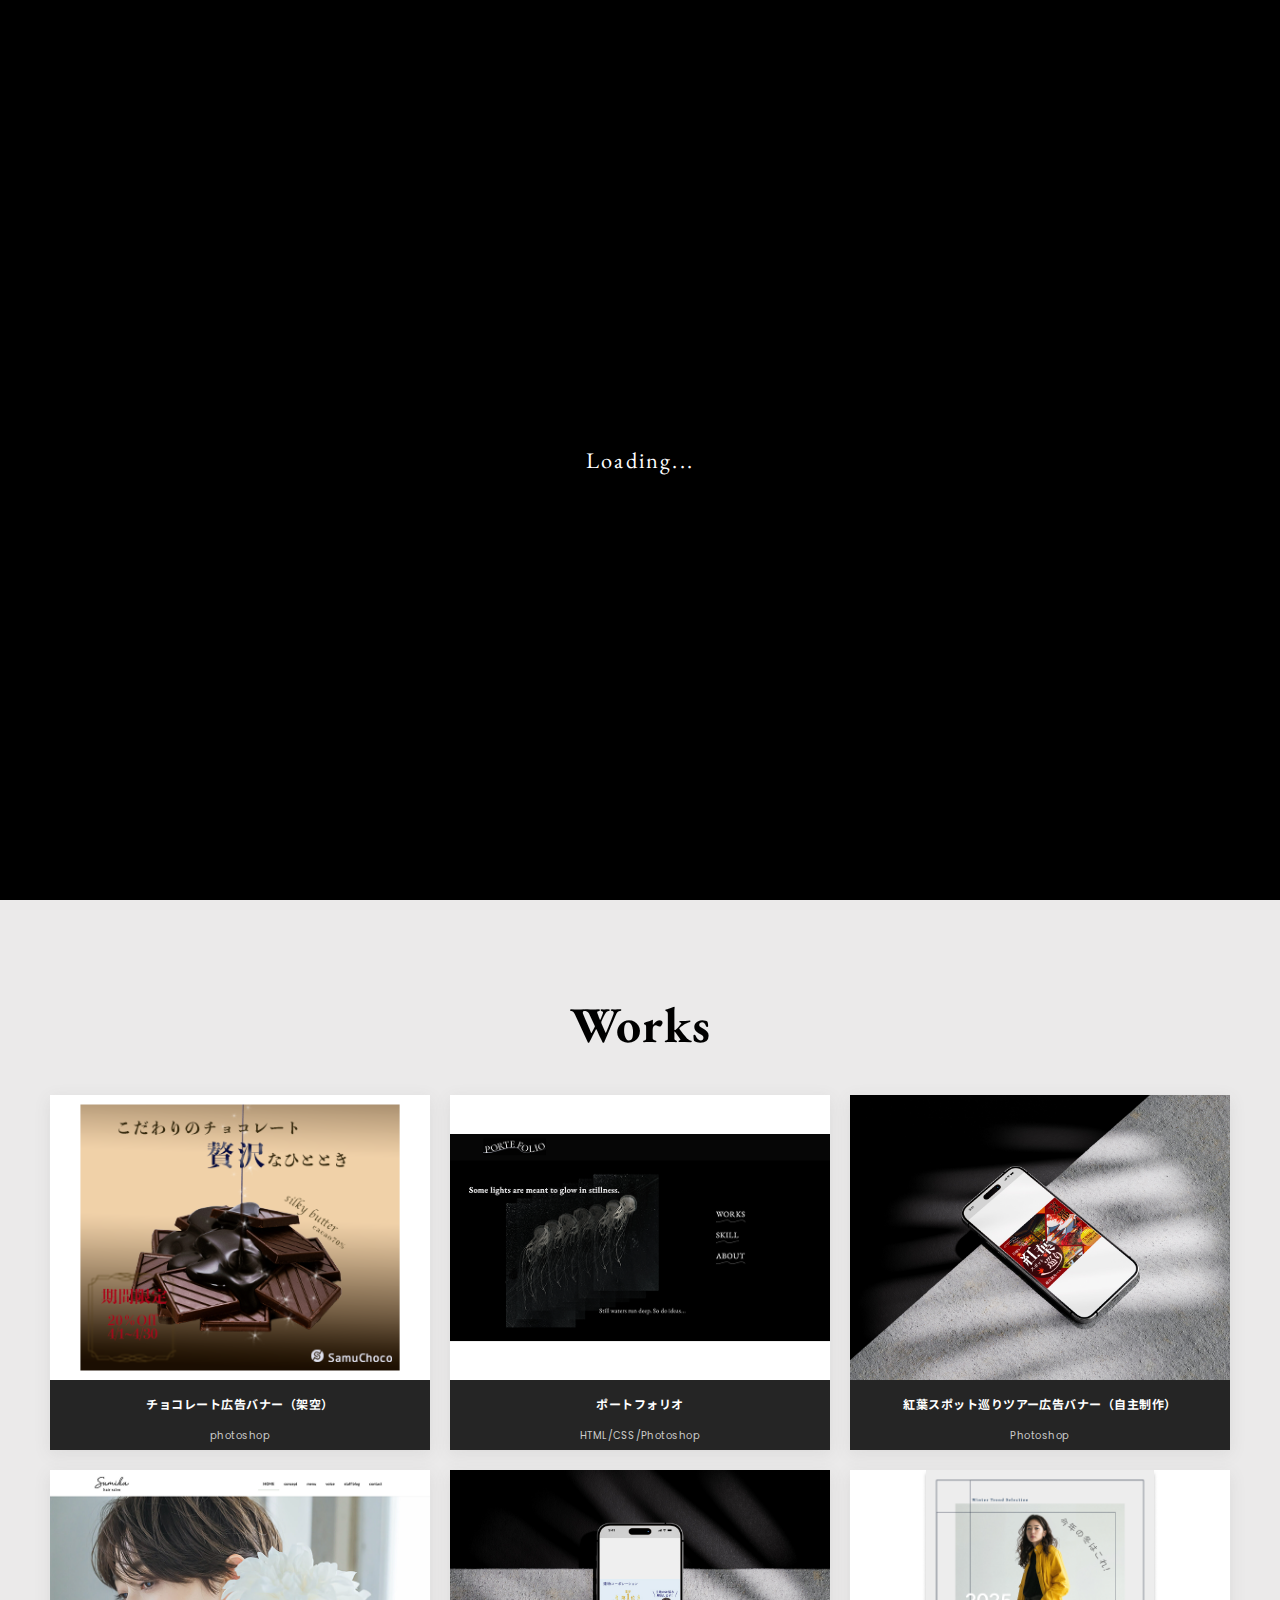
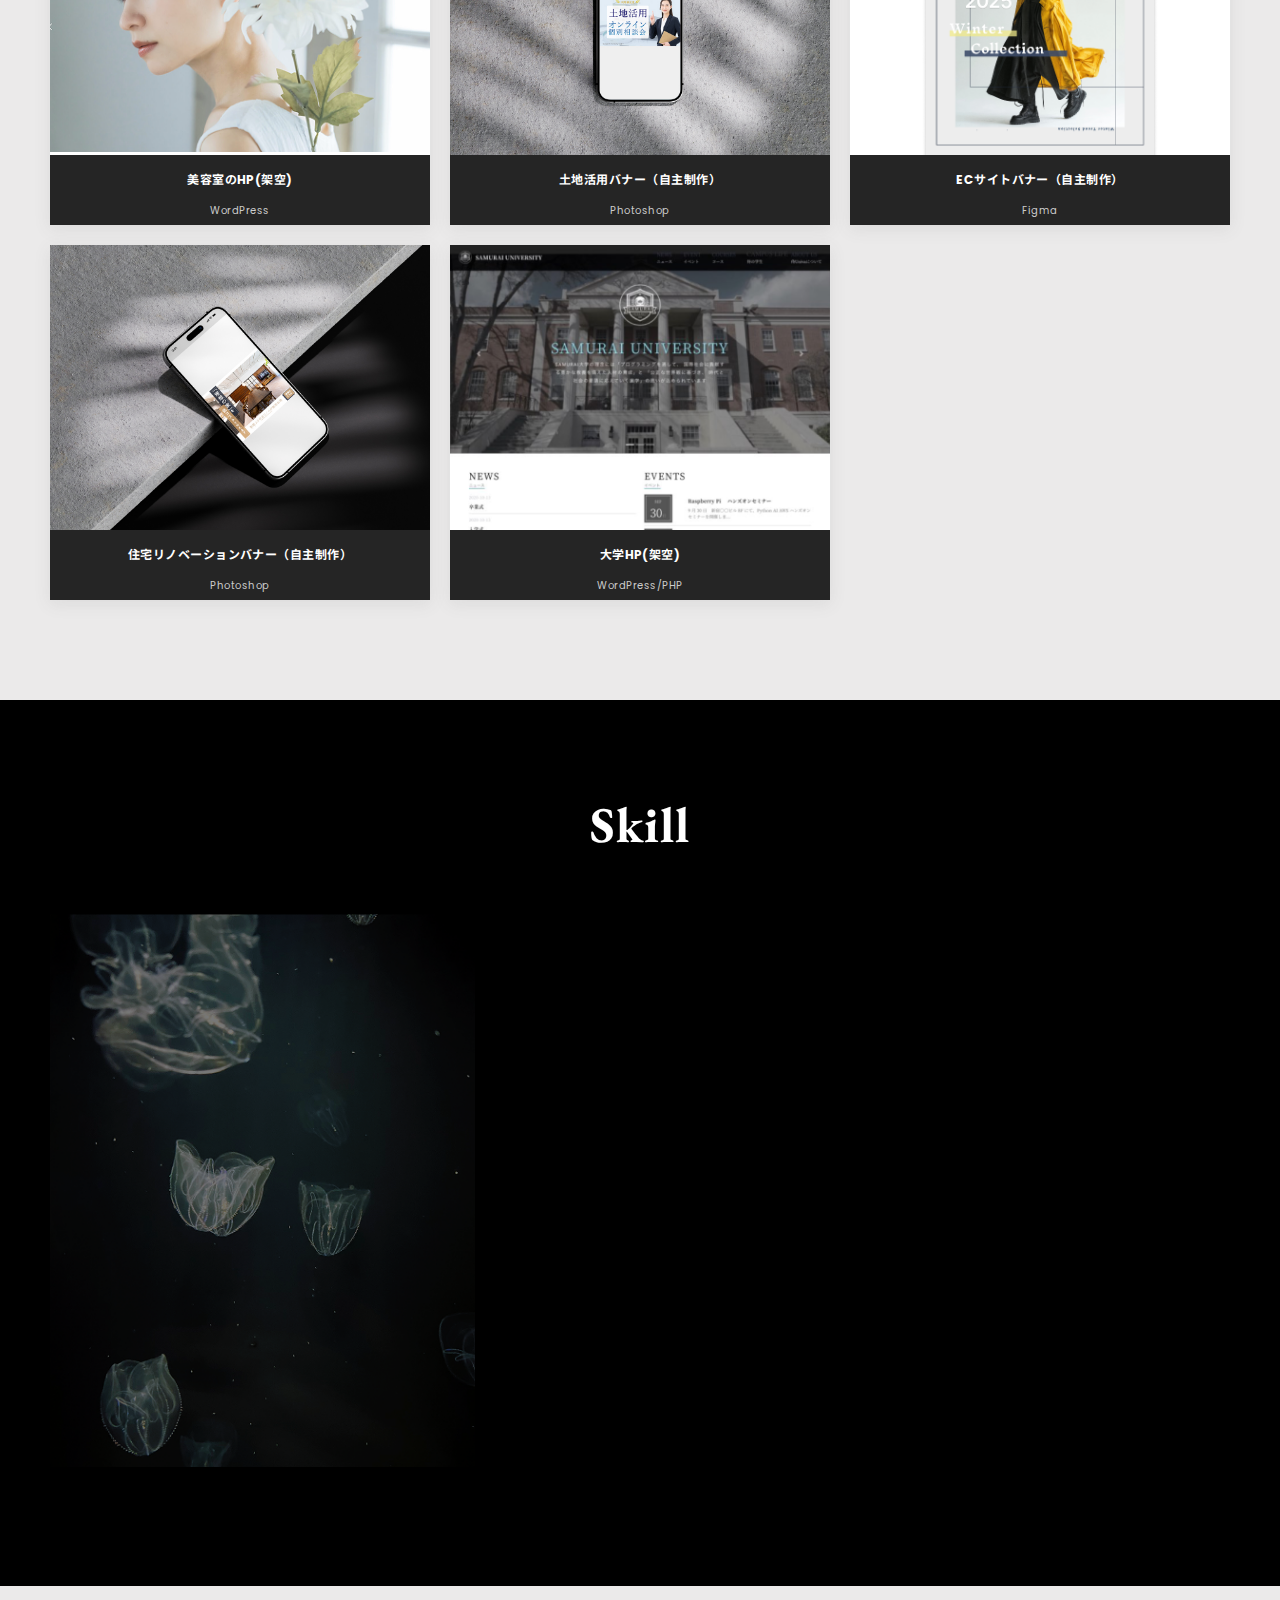
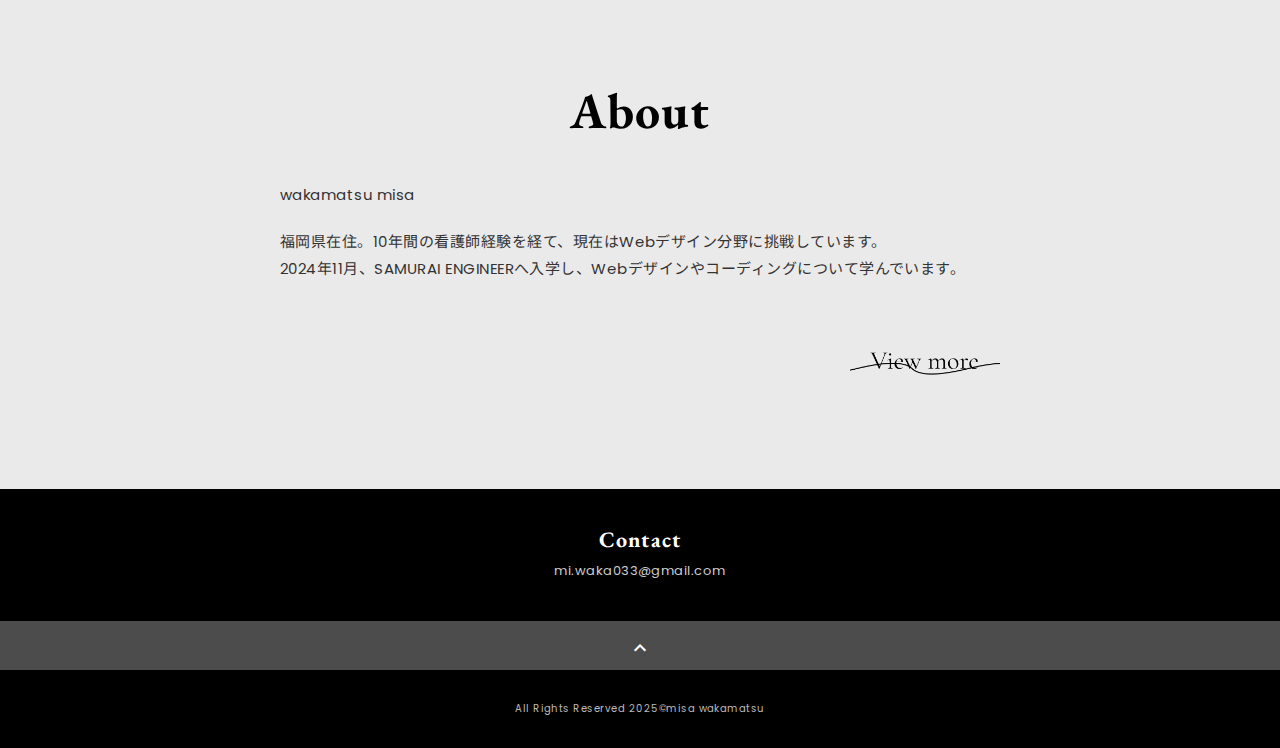
<file: index.html>
<!DOCTYPE html>
<html>
<head>
  <meta charset="utf-8" />
  <meta
    name="viewport"
    content="width=device-width, initial-scale=1.0, maximum-scale=1.0, minimum-scale=1.0"
  />
  <title>misa wakamatsu/Portfolio</title>

  <!-- Google Fonts -->
  <link rel="preconnect" href="https://fonts.googleapis.com">
  <link rel="preconnect" href="https://fonts.gstatic.com" crossorigin>
  <link href="https://fonts.googleapis.com/css2?family=EB+Garamond:wght@400;700&family=Noto+Sans+JP:wght@400;700&family=Playfair+Display:wght@400;700&family=Poppins:wght@400;700&display=swap" rel="stylesheet">
  <link href="https://fonts.googleapis.com/css?family=Material+Icons+Outlined" rel="stylesheet">
  <link href="https://fonts.googleapis.com/css2?family=Noto+Sans+JP:wght@400;700&display=swap" rel="stylesheet">
  <!-- CSS -->
  <link href="css/ress.css" media="all" rel="stylesheet" type="text/css" />
  <link href="css/style.css" media="all" rel="stylesheet" type="text/css" />
</head>

  <body>
    <div id="loading-screen">
      <p class="loading-text">Loading</p>
    </div>

    <div class="wrapper">
      <!-- header -->
      <header class="header">
        <div class="container">
          <h1 class="header-title">
            <a href="#top"> Misa Wakamatsu/Portfolio</a>
          </h1>
          <button class="hamburger" id="hamburger"
            aria-controls="sp-nav" aria-expanded="false" aria-label="menu">
             <span class="material-icons-outlined">menu</span>
</button>
        </div>
        <nav class="sp-nav" id="sp-nav">
          <ul>
            <li><a href="#works">Works</a></li>
            <li><a href="#skill">Skill</a></li>
            <li><a href="#about">About</a></li>
          </ul>
        </nav>
         
      </header>
      <!-- /header -->

      <main class="content">
        <!-- mv -->
        <div class="mv">
          <div class="mv-container">
            <div class="mv-img">
                  <img src="img/main.png" alt="jellyfish" class="pc-img" />
                  <img src="img/main1.png" alt="jellyfish" class="sp-img" />
                </div>
            <div class="main-list">
              <a href="#works">Works</a>
              <a href="#skill">Skill</a>
              <a href="#about">About</a>
            </div>
          </div>
        </div>
            
        <!-- /mv -->

        <!-- works -->
        <section class="works section" id="works">
          <div class="container">
            <h2 class="title1">Works</h2>
            <div class="works-list">
              <a class="works-item" href="works-1.html">
                <div class="works-img">
                  <img src="img/works/photoshop.png" alt="html1" />
                </div>
                <p class="works-name">チョコレート広告バナー（架空）</p>
                <p class="works-info">photoshop</p>
              </a>
              <a class="works-item" href="works-2.html">
                <div class="works-img">
                  <img src="img/works/works-2.png" alt="html2" />
                </div>
                <p class="works-name">ポートフォリオ</p>
                <p class="works-info">HTML/CSS/Photoshop</p>
              </a>
               <a class="works-item" href="works-9.html">
                <div class="works-img">
                  <img src="img/works/works-9.jpg" alt="photoshop" />
                </div>
                <p class="works-name">紅葉スポット巡りツアー広告バナー（自主制作）</p>
                <p class="works-info">Photoshop</p>
              </a>
              <a class="works-item" href="works-3.html">
                <div class="works-img">
                  <img src="img/works/works-3.png" alt="WordPress" />
                </div>
                <p class="works-name">美容室のHP(架空)</p>
                <p class="works-info">WordPress</p>
              </a>
              <!--
              <a class="works-item" href="works-4.html">
                <div class="works-img">
                  <img src="img/works/photoshop.png" alt="Photoshop" />
                </div>
                <p class="works-name">温泉旅館のバナー（自主制作）</p>
                <p class="works-info">Photoshop</p>
              </a>
              -->
              <a class="works-item" href="works-5.html">
                <div class="works-img">
                  <img src="img/works/works-5.jpg" alt="Photoshop" />
                </div>
                <p class="works-name">土地活用バナー（自主制作）</p>
                <p class="works-info">Photoshop</p>
              </a>
              <a class="works-item" href="works-7.html">
                <div class="works-img">
                  <img src="img/works/works-7.png" alt="Figma" />
                </div>
                <p class="works-name">ECサイトバナー（自主制作）</p>
                <p class="works-info">Figma</p>
              </a>
              <a class="works-item" href="works-8.html">
                <div class="works-img">
                  <img src="img/works/works-8.jpg" alt="Photoshop" />
                </div>
                <p class="works-name">住宅リノベーションバナー（自主制作）</p>
                <p class="works-info">Photoshop</p>
              </a>
              <a class="works-item" href="works-6.html">
                <div class="works-img">
                  <img src="img/works/wordpress2.png" alt="WordPress" />
                </div>
                <p class="works-name">大学HP(架空)</p>
                <p class="works-info">WordPress/PHP</p>
              </a>

            </div>
          </div>
        </section>
        <!-- /works -->

        <!-- skill -->
         <section class="skill section" id="skill">
          <div class="container">
            <h2 class="title">Skill</h2>
            <div class="skill-container">
              <div class="skill-image">
              <img src="img/skills/kurage_1.png" alt="skills image">
            </div>
             <div class="skill-texts">
              <div class="skill-block">
                <img src="img/skills/Webdesign.png" alt="Web design">
                <p class="skill-desc">webサイトやバナーの作成が行えます
                  制作では、ユーザーにどんな行動を起こしてほしいのかを意識しながら、
                  目標に必要な要素を見極め、整理してデザインすることを心がけています。
                </br>
                  <br>ツール:Photoshop / Figma / WordPress</p>
              </div>
              <div class="skill-block">
                <img src="img/skills/coding.png" alt="coding"> 
                <p class="skill-desc">HTMLやCSSを用いてデザインを正しく再現できます。
                  また、動きのあるサイトやレスポンシブ対応の実装も可能です。
                  読みやすさを意識し管理しやすいコードを心がけています。
                  </br>
                  <br>使用言語•ツール：HTML/CSS/JavaScript/jQuery/VScode</p>
              </div>
            </div>
          </div>
        </section>
        
        <!-- /skill -->

        <!-- about -->
        <section class="about section" id="about">
          <div class="container">
            <h2 class="title1">About</h2>
            <div class="profile">
              <!---
              <p class="profile-img">
                <img src="img/about.png" alt="about" />
              </p>
              -->

              <div class="profile-body">
                <p>wakamatsu misa</p>
                <p>
                  福岡県在住。10年間の看護師経験を経て、現在はWebデザイン分野に挑戦しています。<br>
                  2024年11月、SAMURAI ENGINEERへ入学し、Webデザインやコーディングについて学んでいます。<br><br>
                 
                 <div class="about-viewmore">
                  <a href="about.html">
                    <img src="img/view-more.png" alt="View more">
                  </a>
                </div>
               </p>
              </div>
            </div>
          </div>
        </section>
        <!-- /about -->

        <!-- contact -->
         <section class="contact" id="contact">
          <div class="container">
            <h2 class="title">Contact</h2>
             <p><a href="mailto:mi.waka033@gmail.com">mi.waka033@gmail.com</a></p>
             </div>
            </section>
        <!-- /contact -->
        <div class="page-top" id="js-page-top">
          <span class="material-icons-outlined">expand_less</span>
        </div>
      </main>

      <!-- footer -->
      <footer class="footer">
        <div class="copyright">All Rights Reserved 2025&copy;misa wakamatsu</div>
      </footer>
      <!-- /footer -->
    </div>
    
    <script src="https://ajax.googleapis.com/ajax/libs/jquery/3.6.0/jquery.min.js"></script>
    <script type="text/javascript" src="js/script.js"></script>
  </body>
</html>
</file>
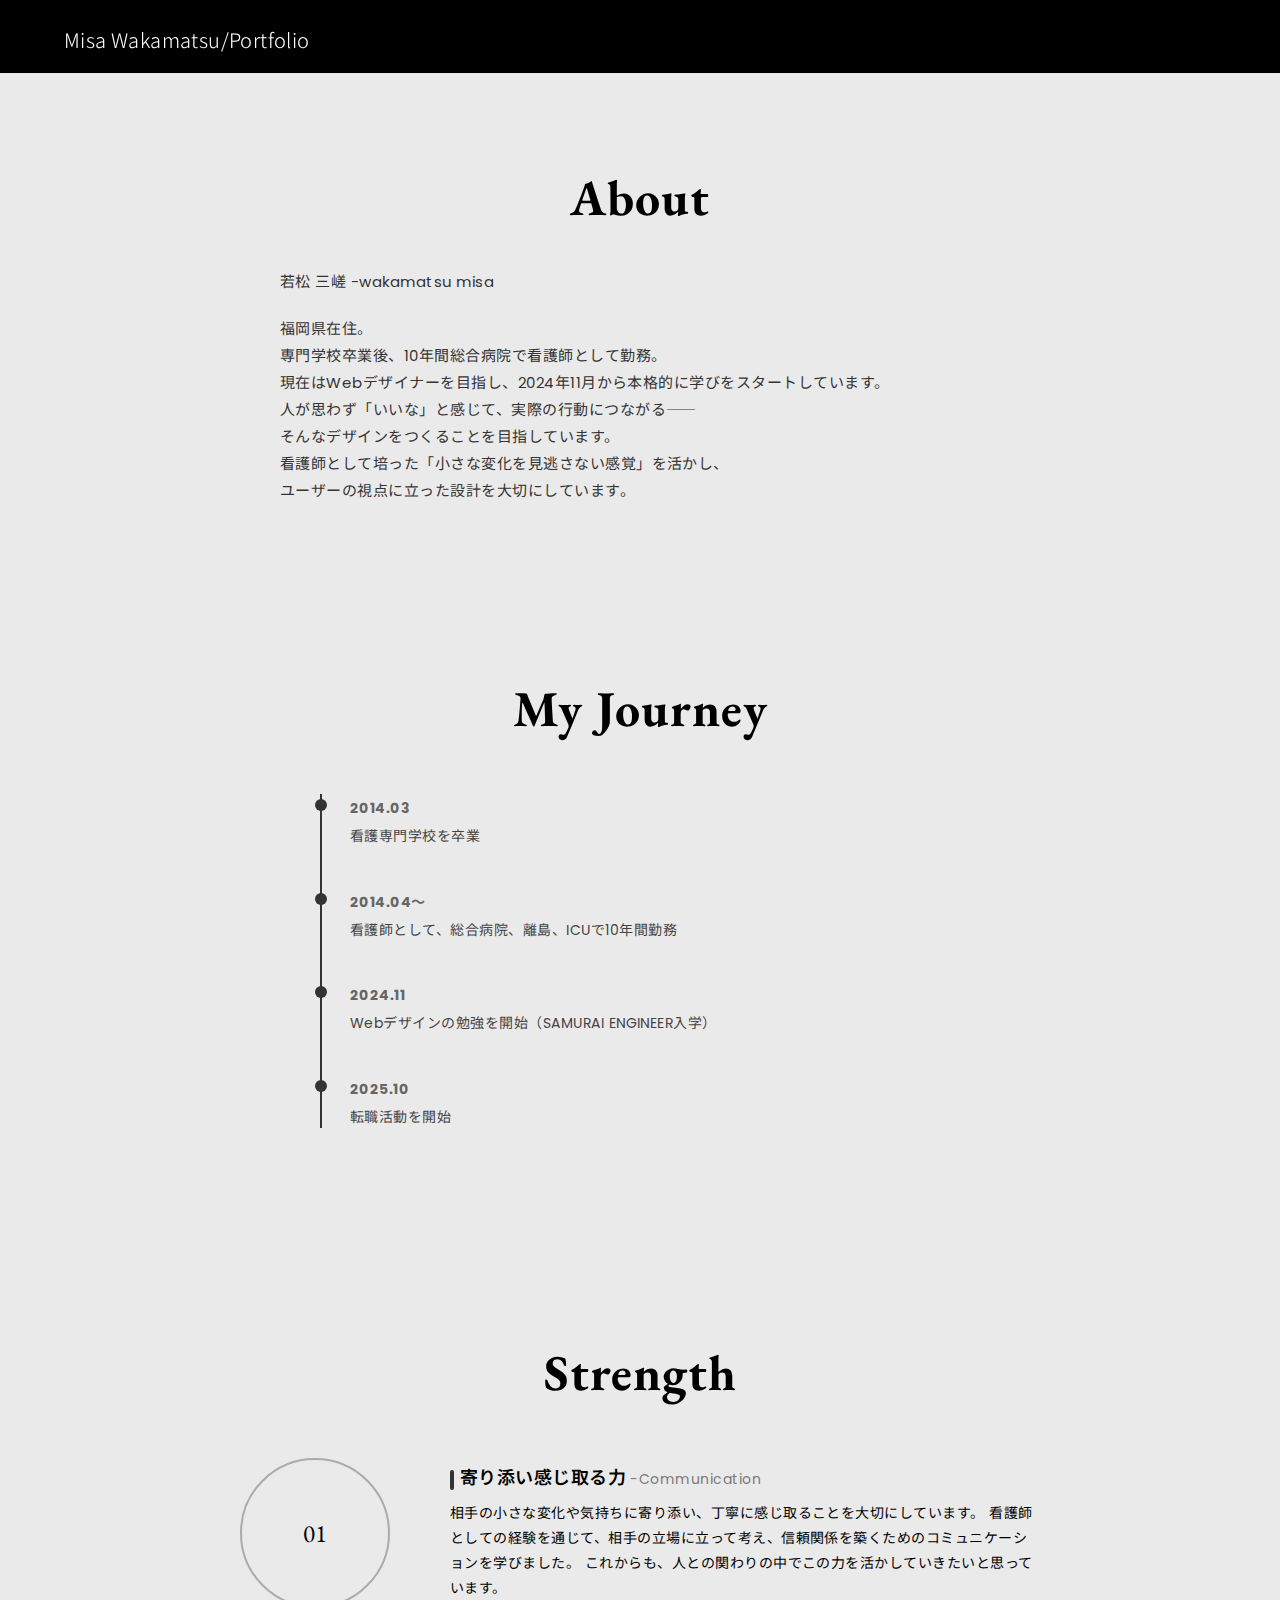
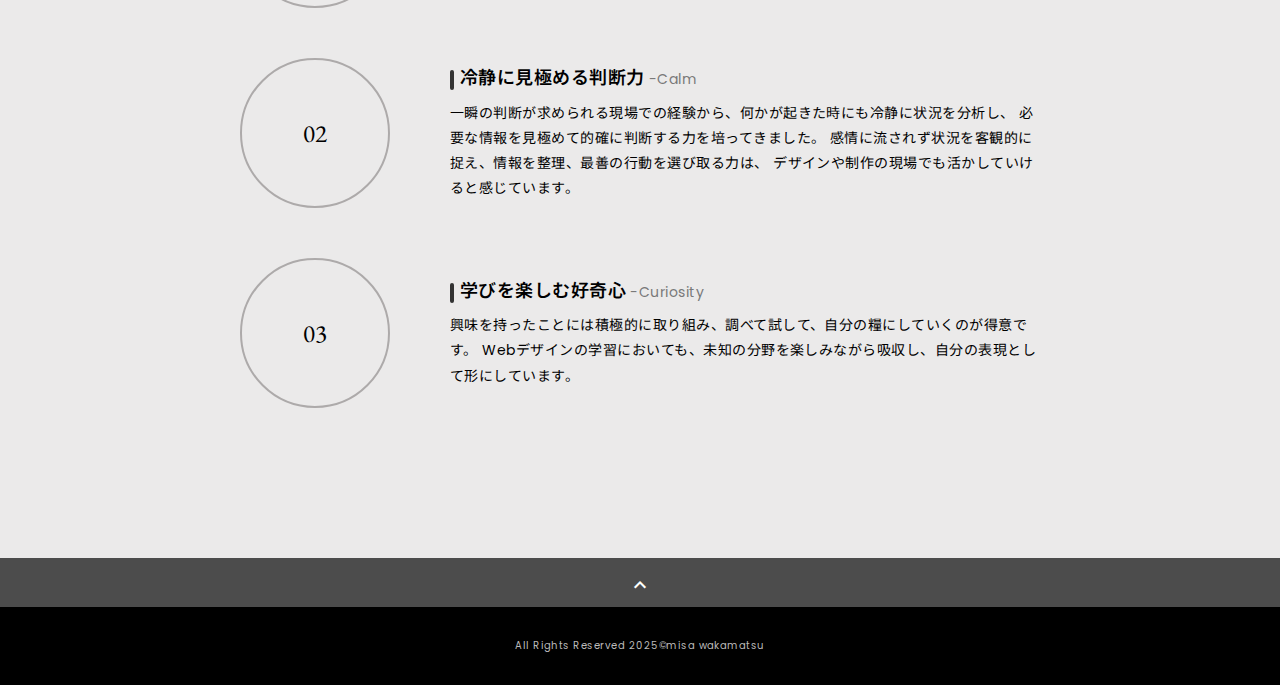
<file: about.html>
<!DOCTYPE html>
<html lang="ja">
  <head>
  <meta charset="utf-8" />
  <meta
    name="viewport"
    content="width=device-width, initial-scale=1.0, maximum-scale=1.0, minimum-scale=1.0"
  />
  <title>About - Portfolio</title>

  <!-- Google Fonts -->
  <link rel="preconnect" href="https://fonts.googleapis.com">
  <link rel="preconnect" href="https://fonts.gstatic.com" crossorigin>
  <link href="https://fonts.googleapis.com/css2?family=EB+Garamond:wght@400;700&family=Noto+Sans+JP:wght@400;700&family=Playfair+Display:wght@400;700&family=Poppins:wght@400;700&display=swap" rel="stylesheet">
  <link href="https://fonts.googleapis.com/css?family=Material+Icons+Outlined" rel="stylesheet">

  <!-- CSS -->
  <link href="css/ress.css" media="all" rel="stylesheet" type="text/css" />
  <link href="css/style.css" media="all" rel="stylesheet" type="text/css" />
</head>

  <body>
    <div class="wrapper">
  <!-- header -->
      <header class="header">
        <div class="container">
          <h1 class="header-title">
            <a href="index.html#top">Misa Wakamatsu/Portfolio</a>
          </h1>
          <button class="hamburger" id="hamburger">
            <span class="material-icons-outlined">menu</span>
          </button>
        </div>
        <nav class="sp-nav" id="sp-nav">
          <ul>
            <li><a href="index.html#works">WORKS</a></li>
            <li><a href="index.html#skill">SKILL</a></li>
            <li><a href="index.html#about">ABOUT</a></li>
          </ul>
        </nav>
      </header>

      <!-- /header -->

      <main class="content">
        <!-- about hero -->
        <section class="about section">
          <div class="container">
            <h2 class="title1">About</h2>
            <div class="profile">
              <!--
              <p class="profile-img">
                <img src="img/about.png" alt="about image" />
              </p>
              -->
              <div class="profile-body">
                <p>若松 三嵯 -wakamatsu misa</p>
                <p>
                  福岡県在住。</br>
                  専門学校卒業後、10年間総合病院で看護師として勤務。<br />
                  現在はWebデザイナーを目指し、2024年11月から本格的に学びをスタートしています。<br />
                  人が思わず「いいな」と感じて、実際の行動につながる――  <br />
                  そんなデザインをつくることを目指しています。  <br />
                  看護師として培った「小さな変化を見逃さない感覚」を活かし、<br />
                  ユーザーの視点に立った設計を大切にしています。<br />
                </p>

                
              </div>
            </div>
          </div>
        </section>
        <!-- My Journey -->
         <section class ="career section">
          <h2 class="title">My Journey</h2>
          <ul class="career-timeline">
            <li>
              <span class="date">2014.03</span>
              <p>看護専門学校を卒業</p>
            </li>
            <li>
              <span class="date">2014.04〜</span>
              <p>看護師として、総合病院、離島、ICUで10年間勤務</p>
            </li> 
            <li>
              <span class="date">2024.11</span>
              <p>Webデザインの勉強を開始（SAMURAI ENGINEER入学）</p>
            </li>
            <li>
              <span class="date">2025.10</span>
              <p>転職活動を開始</p>
            </li>
          </ul>
        </section>

        <!-- strength -->
        <section class="strength section">
          <div class="container">
            <h2 class="title">Strength</h2>

            <div class="strength-item">
              <div class="circle">01</div>
              <div class="strength-text">
                <h3>寄り添い感じ取る力<span class="eng">-Communication</span></h3>
                <p>
                  相手の小さな変化や気持ちに寄り添い、丁寧に感じ取ることを大切にしています。
                  看護師としての経験を通じて、相手の立場に立って考え、信頼関係を築くためのコミュニケーションを学びました。
                  これからも、人との関わりの中でこの力を活かしていきたいと思っています。
                </p>
              </div>
            </div>

            <div class="strength-item">
              <div class="circle">02</div>
              <div class="strength-text">
                <h3>冷静に見極める判断力<span class="eng">-Calm</span></h3>
                <p>
                  一瞬の判断が求められる現場での経験から、何かが起きた時にも冷静に状況を分析し、
                  必要な情報を見極めて的確に判断する力を培ってきました。
                  感情に流されず状況を客観的に捉え、情報を整理、最善の行動を選び取る力は、
                  デザインや制作の現場でも活かしていけると感じています。
                </p>
              </div>
            </div>
            <div class="strength-item">
              <div class="circle">03</div>
              <div class="strength-text">
                <h3>学びを楽しむ好奇心<span class="eng">-Curiosity</span></h3>
                <p>
                  興味を持ったことには積極的に取り組み、調べて試して、自分の糧にしていくのが得意です。
                  Webデザインの学習においても、未知の分野を楽しみながら吸収し、自分の表現として形にしています。
                </p>
              </div>
            </div>
          </div>
        </section>
      </main>

      <div class="page-top" id="js-page-top">
        <span class="material-icons-outlined">expand_less</span>
      </div>

      <footer class="footer">
        <div class="copyright">
          All Rights Reserved 2025&copy;misa wakamatsu
        </div>
      </footer>
    </div>

    <script src="https://ajax.googleapis.com/ajax/libs/jquery/3.6.0/jquery.min.js"></script>
    <script type="text/javascript" src="js/script.js"></script>
  </body>
</html>
</file>
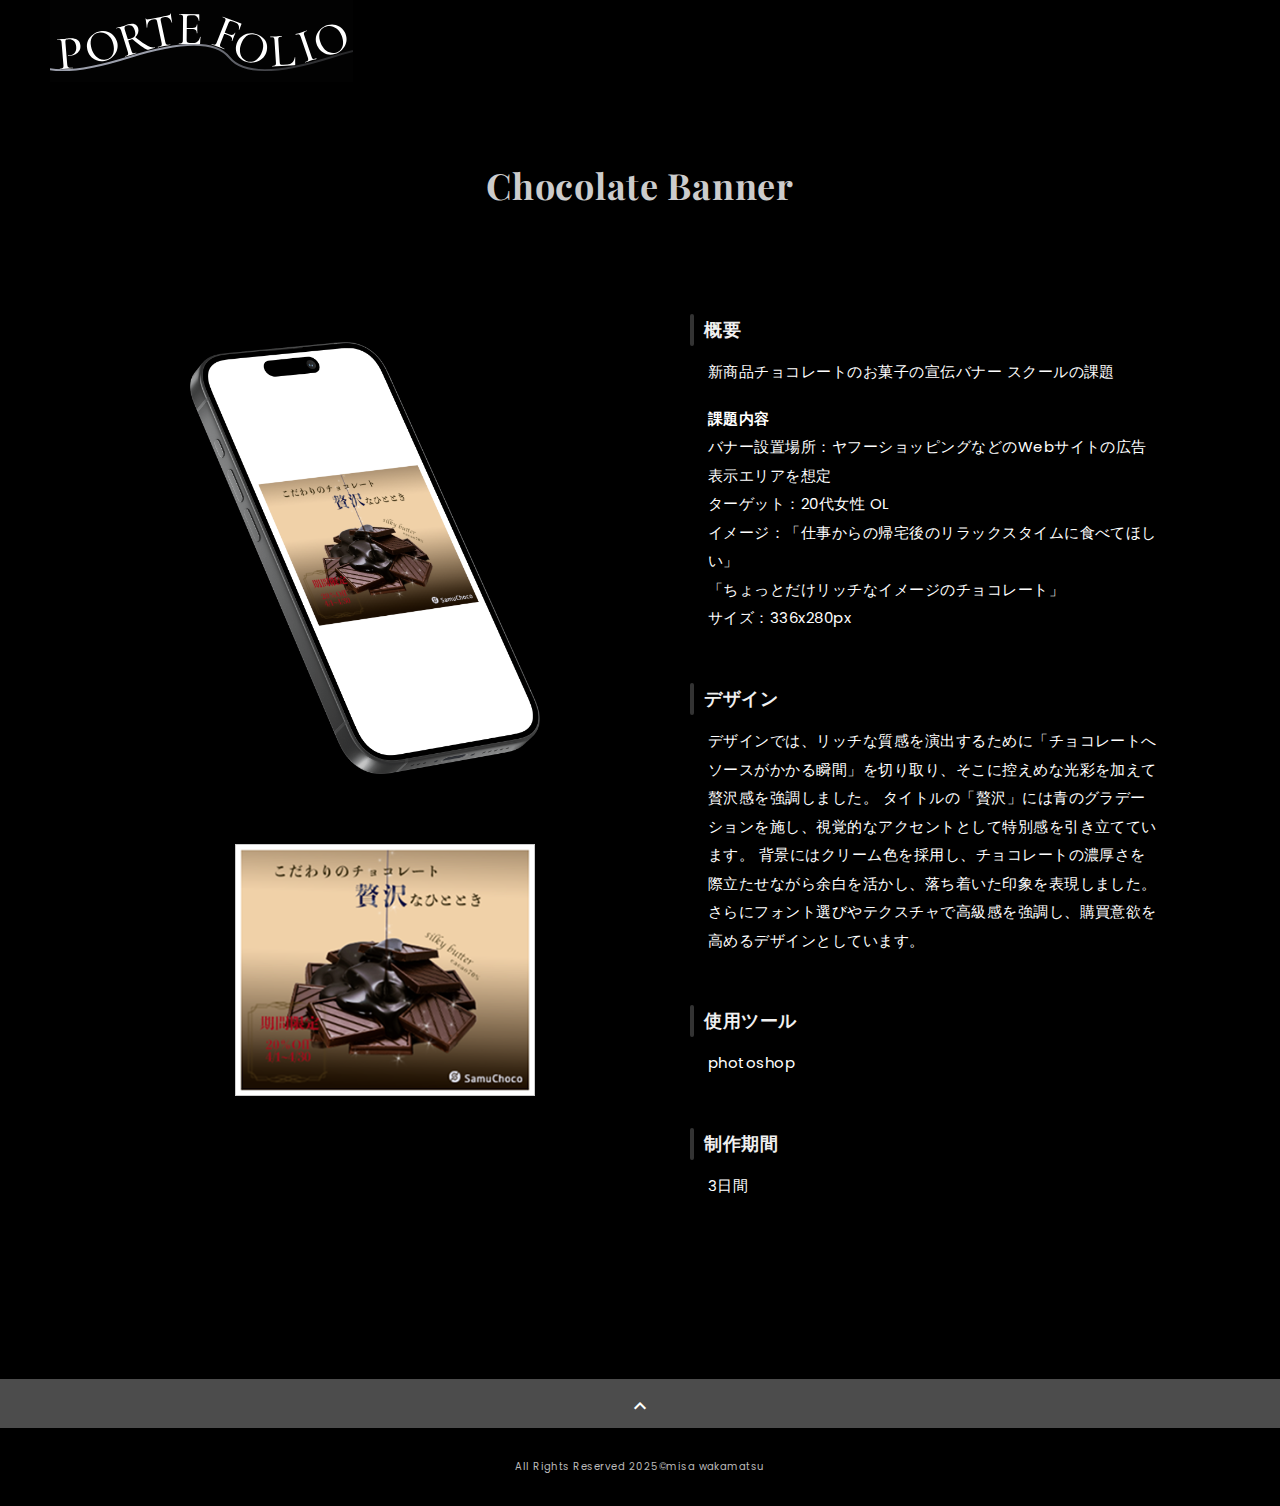
<file: works-1.html>
<!DOCTYPE html>
<html>
  <head>
    <meta charset="utf-8" />
    <meta
      name="viewport"
      content="width=device-width, initial-scale=1.0, maximum-scale=1.0, minimum-scale=1.0"
    />
    <title>Works | misa wakamatsu</title>
    <!-- Google Fonts -->
    <link rel="preconnect" href="https://fonts.googleapis.com" />
    <link rel="preconnect" href="https://fonts.gstatic.com" crossorigin />
    <link
      href="https://fonts.googleapis.com/css2?family=EB+Garamond:wght@400;700&family=Noto+Sans+JP:wght@400;700&family=Playfair+Display:wght@400;700&family=Poppins:wght@400;700&display=swap"
      rel="stylesheet"
    />
    <link
      href="https://fonts.googleapis.com/css?family=Material+Icons+Outlined"
      rel="stylesheet"
    />
    <!-- CSS -->
    <link href="css/ress.css" media="all" rel="stylesheet" type="text/css" />
    <link href="css/style.css" media="all" rel="stylesheet" type="text/css" />
  </head>

  <body>
    <div class="wrapper">
      <!-- header -->
      <header class="header">
        <div class="container">
          <h1 class="header-logo">
            <a href="index.html"
              ><img src="img/title.1.svg" alt="Portfolio Logo"
            /></a>
          </h1>
          <button class="hamburger" id="hamburger">
            <span class="material-icons-outlined">menu</span>
          </button>
        </div>
        <nav class="sp-nav" id="sp-nav">
          <ul>
            <li><a href="index.html#works">WORKS</a></li>
            <li><a href="index.html#skill">SKILL</a></li>
            <li><a href="index.html#about">ABOUT</a></li>
          </ul>
        </nav>
      </header>

      <!-- /header -->

      <main class="content">
        <article class="article">
          <div class="article-container">
            <h2 class="article-title">Chocolate Banner</h2>

            <div class="article-body">
              <div class="article-img">
                <img
                  src="img/works-detail/works-011.png"
                  alt="バナーのモックアップ"
                />
                <img
                  src="img/works-detail/works-012.png"
                  alt="バナーの画像"
                  class="works-012"
                />
              </div>
              <div class="article-text">
                <h3>概要</h3>
                <p class="indent">
                  新商品チョコレートのお菓子の宣伝バナー スクールの課題
                </p>
                <p class="indent">
                  <strong>課題内容</strong><br />
                  バナー設置場所：ヤフーショッピングなどのWebサイトの広告表示エリアを想定<br />
                  ターゲット：20代女性 OL<br />
                  イメージ：「仕事からの帰宅後のリラックスタイムに食べてほしい」<br />
                  「ちょっとだけリッチなイメージのチョコレート」<br />
                  サイズ：336x280px
                </p>

                <h3>デザイン</h3>
                <p class="indent">
                  デザインでは、リッチな質感を演出するために「チョコレートへソースがかかる瞬間」を切り取り、そこに控えめな光彩を加えて贅沢感を強調しました。
                  タイトルの「贅沢」には青のグラデーションを施し、視覚的なアクセントとして特別感を引き立てています。
                  背景にはクリーム色を採用し、チョコレートの濃厚さを際立たせながら余白を活かし、落ち着いた印象を表現しました。
                  さらにフォント選びやテクスチャで高級感を強調し、購買意欲を高めるデザインとしています。
                </p>
                <h3>使用ツール</h3>
                <p class="indent">photoshop</p>
                <h3>制作期間</h3>
                <p class="indent">3日間</p>
              </div>
            </div>
          </div>
        </article>

        <div class="page-top" id="js-page-top">
          <span class="material-icons-outlined">expand_less</span>
        </div>
      </main>

      <!-- footer -->
      <footer class="footer">
        <div class="copyright">
          All Rights Reserved 2025&copy;misa wakamatsu
        </div>
      </footer>
      <!-- /footer -->
    </div>
    <script src="https://ajax.googleapis.com/ajax/libs/jquery/3.6.0/jquery.min.js"></script>
    <script type="text/javascript" src="js/script.js"></script>
  </body>
</html>
</file>
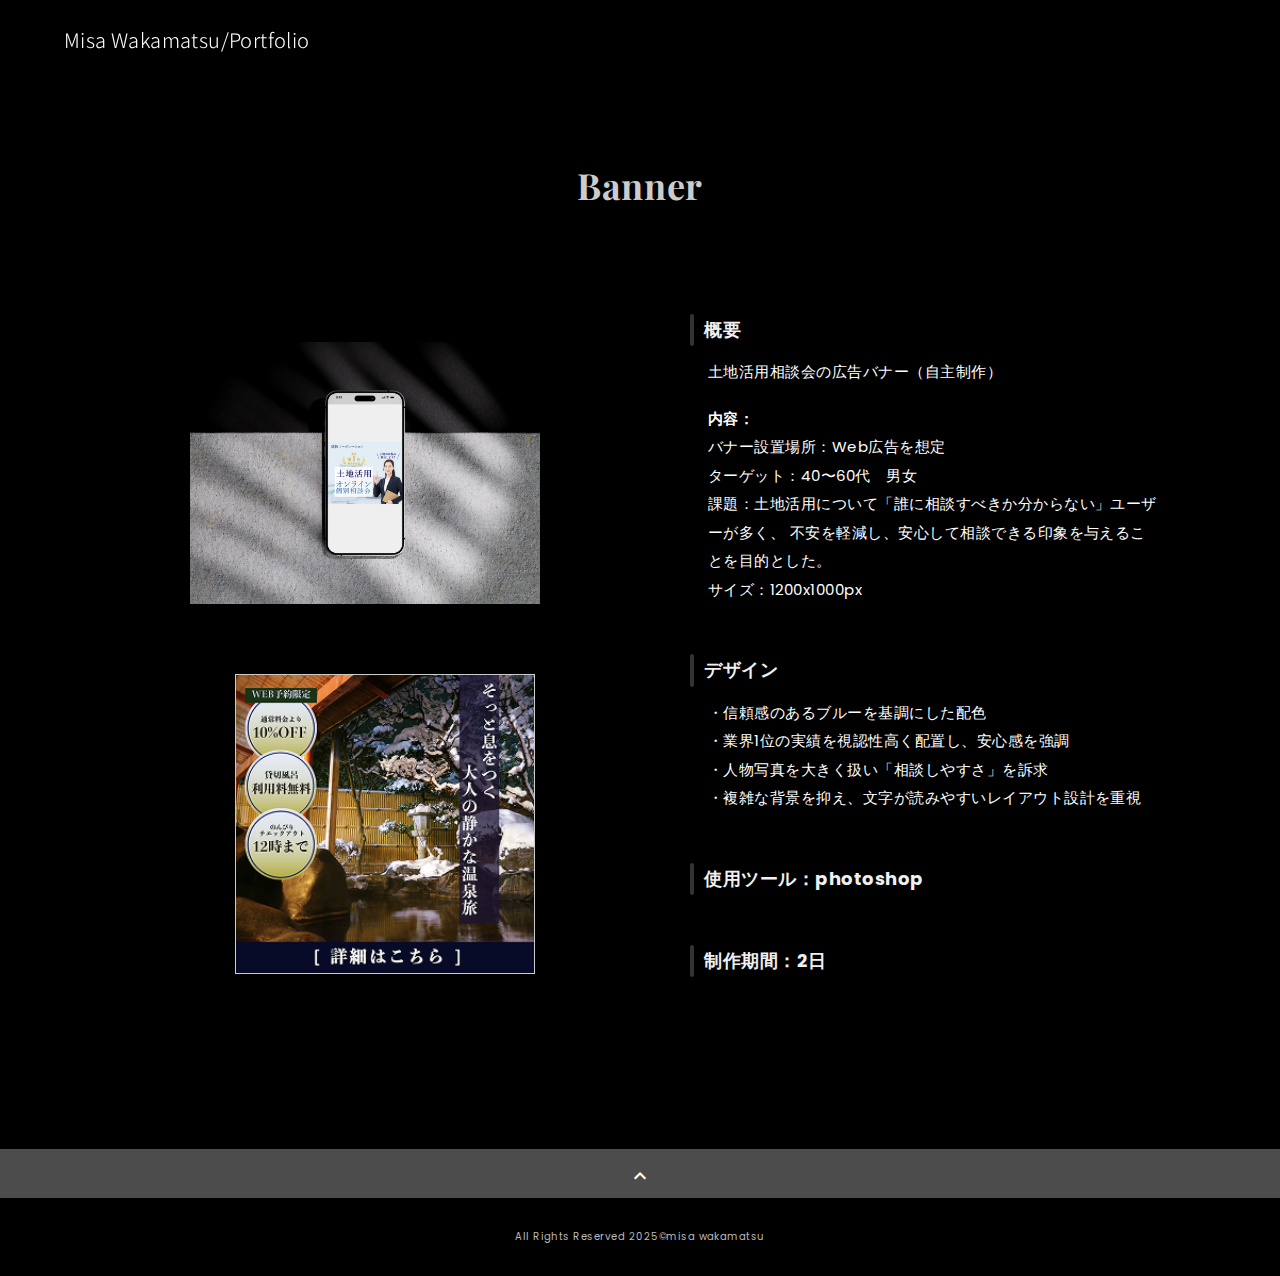
<file: works-5.html>
<!DOCTYPE html>
<html>
  <head>
    <meta charset="utf-8" />
    <meta
      name="viewport"
      content="width=device-width, initial-scale=1.0, maximum-scale=1.0, minimum-scale=1.0"
    />
    <title>Works | misa wakamatsu</title>
    <!-- Google Fonts -->
    <link rel="preconnect" href="https://fonts.googleapis.com" />
    <link rel="preconnect" href="https://fonts.gstatic.com" crossorigin />
    <link
      href="https://fonts.googleapis.com/css2?family=EB+Garamond:wght@400;700&family=Noto+Sans+JP:wght@400;700&family=Playfair+Display:wght@400;700&family=Poppins:wght@400;700&display=swap"
      rel="stylesheet"
    />
    <link
      href="https://fonts.googleapis.com/css?family=Material+Icons+Outlined"
      rel="stylesheet"
    />
    <!-- CSS -->
    <link href="css/ress.css" media="all" rel="stylesheet" type="text/css" />
    <link href="css/style.css" media="all" rel="stylesheet" type="text/css" />
  </head>

  <body>
    <div class="wrapper">
      <!-- header -->
      <header class="header">
        <div class="container">
          <h1 class="header-title">
            <a href="index.html#top">Misa Wakamatsu/Portfolio</a>
          </h1>
          <button class="hamburger" id="hamburger">
            <span class="material-icons-outlined">menu</span>
          </button>
        </div>
        <nav class="sp-nav" id="sp-nav">
          <ul>
            <li><a href="index.html#works">WORKS</a></li>
            <li><a href="index.html#skill">SKILL</a></li>
            <li><a href="index.html#about">ABOUT</a></li>
          </ul>
        </nav>
      </header>

      <!-- /header -->

      <main class="content">
        <article class="article">
          <div class="article-container">
            <h2 class="article-title">Banner</h2>

            <div class="article-body">
              <div class="article-img">
                <img src="img/works-detail/works-05.jpg" alt="モックアップ" />
                <img
                  src="img/works-detail/works-005.png"
                  alt="土地活用のバナー画像"
                  class="works-012"
                />
              </div>
              <div class="article-text">
                <h3>概要</h3>
                <p class="indent">土地活用相談会の広告バナー（自主制作）</p>
                <p class="indent">
                  <strong>内容：</strong><br />
                  バナー設置場所：Web広告を想定<br />
                  ターゲット：40〜60代　男女<br />
                  課題：土地活用について「誰に相談すべきか分からない」ユーザーが多く、
                  不安を軽減し、安心して相談できる印象を与えることを目的とした。<br />
                  サイズ：1200x1000px
                </p>

                <h3>デザイン</h3>
                <p class="indent">
                  ・信頼感のあるブルーを基調にした配色<br />
                  ・業界1位の実績を視認性高く配置し、安心感を強調<br />
                  ・人物写真を大きく扱い「相談しやすさ」を訴求<br />
                  ・複雑な背景を抑え、文字が読みやすいレイアウト設計を重視<br />
                </p>
                <h3>使用ツール：photoshop</h3>
                <h3>制作期間：2日</h3>
              </div>
            </div>
          </div>
        </article>

        <div class="page-top" id="js-page-top">
          <span class="material-icons-outlined">expand_less</span>
        </div>
      </main>

      <!-- footer -->
      <footer class="footer">
        <div class="copyright">
          All Rights Reserved 2025&copy;misa wakamatsu
        </div>
      </footer>
      <!-- /footer -->
    </div>
    <script src="https://ajax.googleapis.com/ajax/libs/jquery/3.6.0/jquery.min.js"></script>
    <script type="text/javascript" src="js/script.js"></script>
  </body>
</html>
</file>
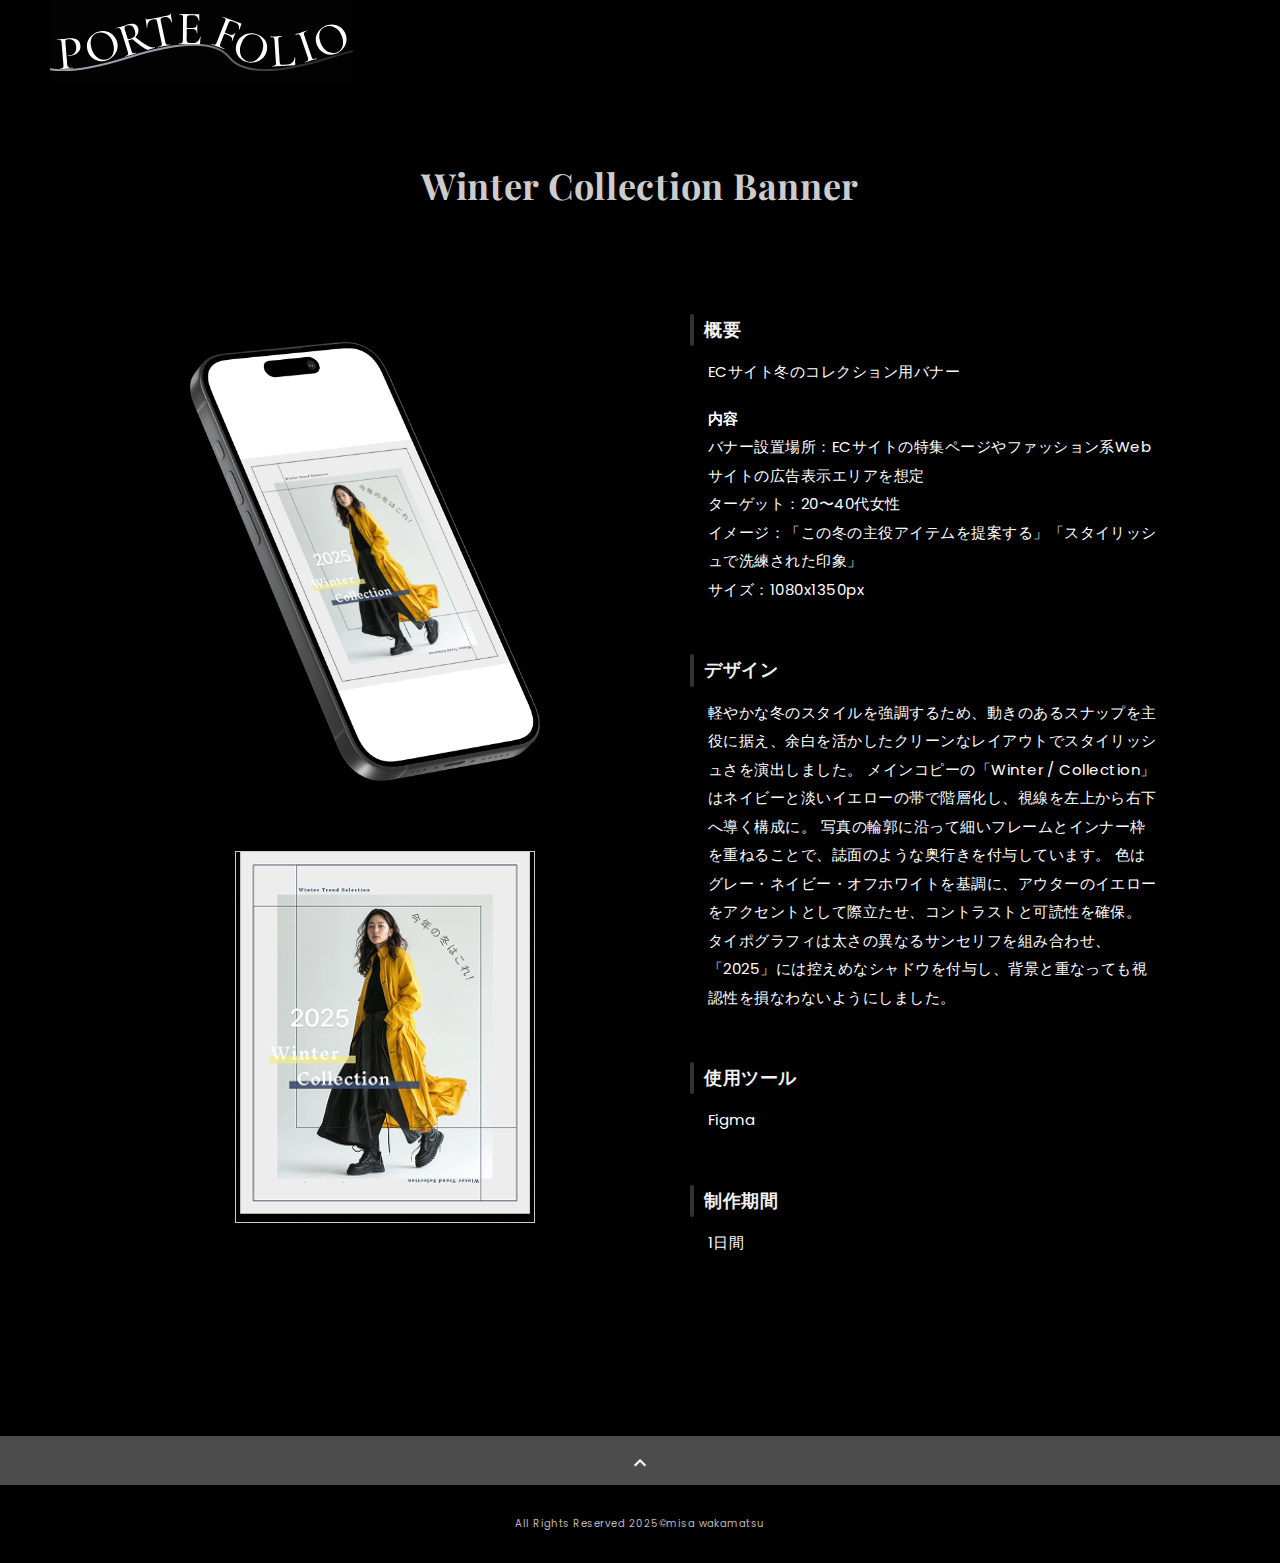
<file: works-7.html>
<!DOCTYPE html>
<html>
  <head>
    <meta charset="utf-8" />
    <meta
      name="viewport"
      content="width=device-width, initial-scale=1.0, maximum-scale=1.0, minimum-scale=1.0"
    />
    <title>Works | misa wakamatsu</title>
    <!-- Google Fonts -->
    <link rel="preconnect" href="https://fonts.googleapis.com" />
    <link rel="preconnect" href="https://fonts.gstatic.com" crossorigin />
    <link
      href="https://fonts.googleapis.com/css2?family=EB+Garamond:wght@400;700&family=Noto+Sans+JP:wght@400;700&family=Playfair+Display:wght@400;700&family=Poppins:wght@400;700&display=swap"
      rel="stylesheet"
    />
    <link
      href="https://fonts.googleapis.com/css?family=Material+Icons+Outlined"
      rel="stylesheet"
    />
    <!-- CSS -->
    <link href="css/ress.css" media="all" rel="stylesheet" type="text/css" />
    <link href="css/style.css" media="all" rel="stylesheet" type="text/css" />
  </head>

  <body>
    <div class="wrapper">
      <!-- header -->
      <header class="header">
        <div class="container">
          <h1 class="header-logo">
            <a href="index.html"
              ><img src="img/title.1.svg" alt="Portfolio Logo"
            /></a>
          </h1>
          <button class="hamburger" id="hamburger">
            <span class="material-icons-outlined">menu</span>
          </button>
        </div>
        <nav class="sp-nav" id="sp-nav">
          <ul>
            <li><a href="index.html#works">WORKS</a></li>
            <li><a href="index.html#skill">SKILL</a></li>
            <li><a href="index.html#about">ABOUT</a></li>
          </ul>
        </nav>
      </header>

      <!-- /header -->

      <main class="content">
        <article class="article">
          <div class="article-container">
            <h2 class="article-title">Winter Collection Banner</h2>

            <div class="article-body">
              <div class="article-img">
                <img
                  src="img/works-detail/works-007.png"
                  alt="バナーのモックアップ"
                />
                <img
                  src="img/works-detail/works-7 .png"
                  alt="バナーの画像"
                  class="works-012"
                />
              </div>
              <div class="article-text">
                <h3>概要</h3>
                <p class="indent">ECサイト冬のコレクション用バナー</p>
                <p class="indent">
                  <strong>内容</strong><br />
                  バナー設置場所：ECサイトの特集ページやファッション系Webサイトの広告表示エリアを想定<br />
                  ターゲット：20〜40代女性<br />
                  イメージ：「この冬の主役アイテムを提案する」「スタイリッシュで洗練された印象」<br />
                  サイズ：1080x1350px
                </p>

                <h3>デザイン</h3>
                <p class="indent">
                  軽やかな冬のスタイルを強調するため、動きのあるスナップを主役に据え、余白を活かしたクリーンなレイアウトでスタイリッシュさを演出しました。
                  メインコピーの「Winter /
                  Collection」はネイビーと淡いイエローの帯で階層化し、視線を左上から右下へ導く構成に。
                  写真の輪郭に沿って細いフレームとインナー枠を重ねることで、誌面のような奥行きを付与しています。
                  色はグレー・ネイビー・オフホワイトを基調に、アウターのイエローをアクセントとして際立たせ、コントラストと可読性を確保。
                  タイポグラフィは太さの異なるサンセリフを組み合わせ、「2025」には控えめなシャドウを付与し、背景と重なっても視認性を損なわないようにしました。
                </p>
                <h3>使用ツール</h3>
                <p class="indent">Figma</p>
                <h3>制作期間</h3>
                <p class="indent">1日間</p>
              </div>
            </div>
          </div>
        </article>

        <div class="page-top" id="js-page-top">
          <span class="material-icons-outlined">expand_less</span>
        </div>
      </main>

      <!-- footer -->
      <footer class="footer">
        <div class="copyright">
          All Rights Reserved 2025&copy;misa wakamatsu
        </div>
      </footer>
      <!-- /footer -->
    </div>
    <script src="https://ajax.googleapis.com/ajax/libs/jquery/3.6.0/jquery.min.js"></script>
    <script type="text/javascript" src="js/script.js"></script>
  </body>
</html>
</file>
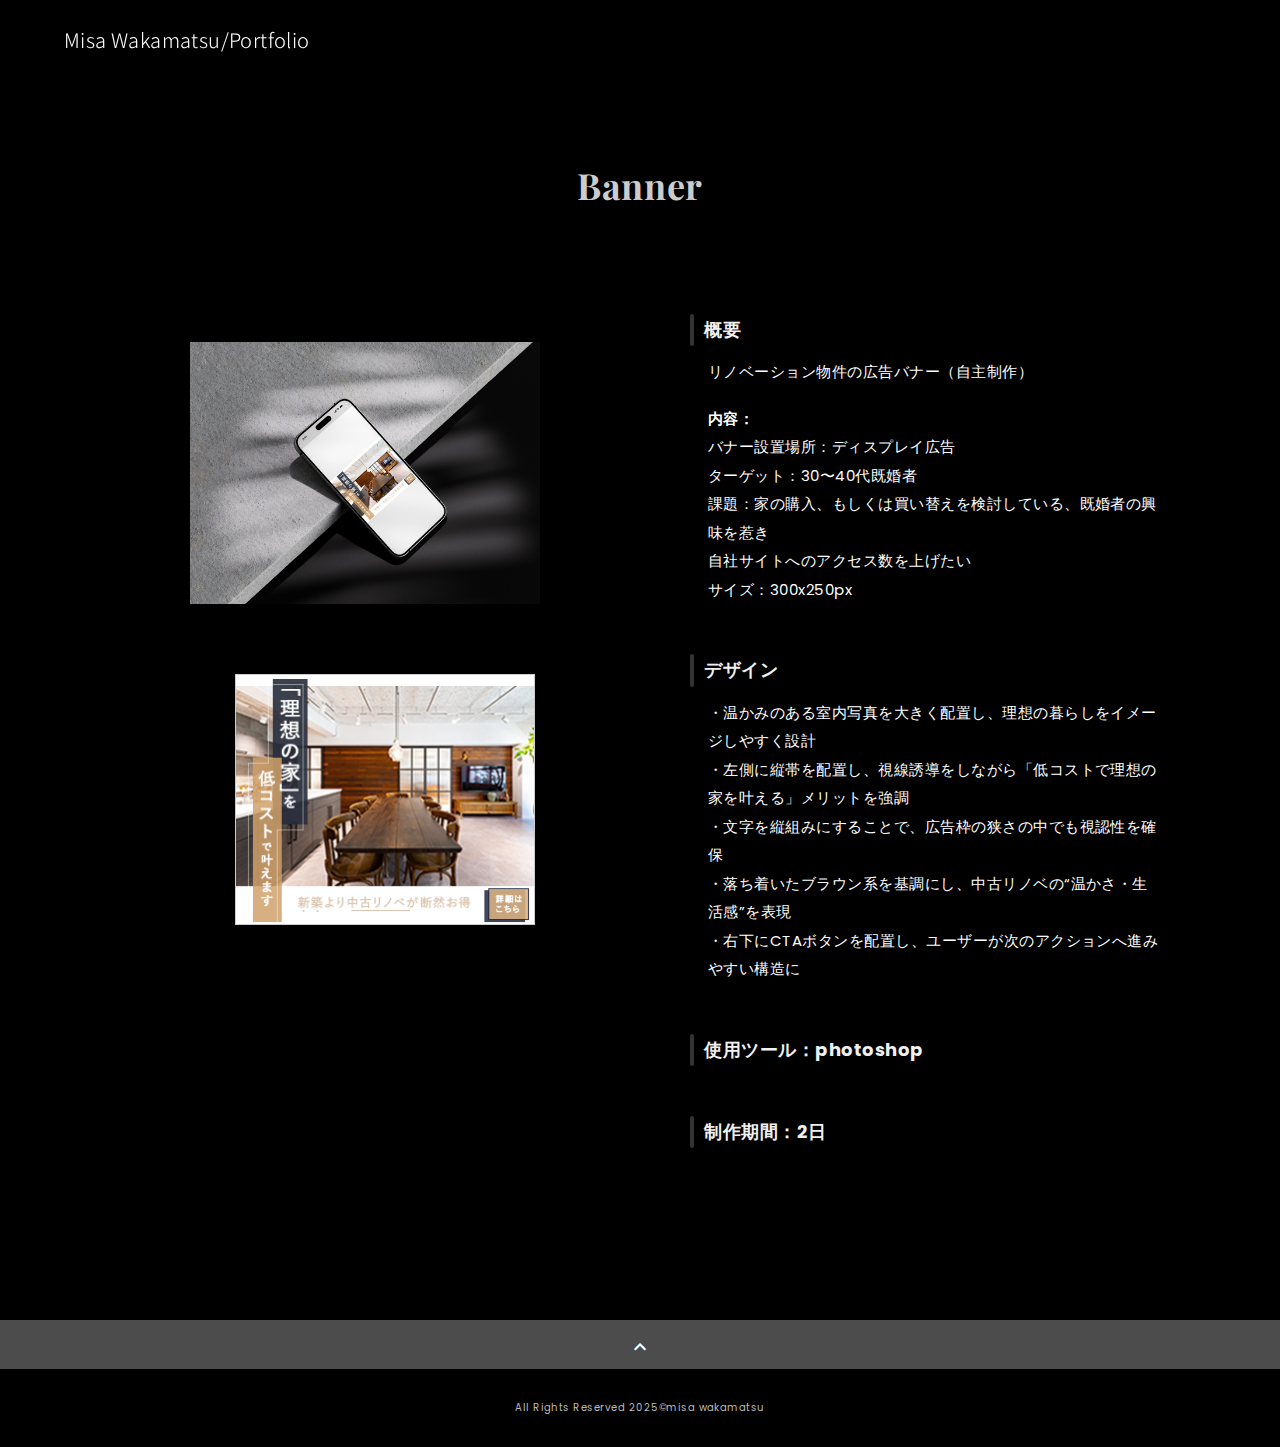
<file: works-8.html>
<!DOCTYPE html>
<html>
  <head>
    <meta charset="utf-8" />
    <meta
      name="viewport"
      content="width=device-width, initial-scale=1.0, maximum-scale=1.0, minimum-scale=1.0"
    />
    <title>Works | misa wakamatsu</title>
    <!-- Google Fonts -->
    <link rel="preconnect" href="https://fonts.googleapis.com" />
    <link rel="preconnect" href="https://fonts.gstatic.com" crossorigin />
    <link
      href="https://fonts.googleapis.com/css2?family=EB+Garamond:wght@400;700&family=Noto+Sans+JP:wght@400;700&family=Playfair+Display:wght@400;700&family=Poppins:wght@400;700&display=swap"
      rel="stylesheet"
    />
    <link
      href="https://fonts.googleapis.com/css?family=Material+Icons+Outlined"
      rel="stylesheet"
    />
    <!-- CSS -->
    <link href="css/ress.css" media="all" rel="stylesheet" type="text/css" />
    <link href="css/style.css" media="all" rel="stylesheet" type="text/css" />
  </head>

  <body>
    <div class="wrapper">
      <!-- header -->
      <header class="header">
        <div class="container">
          <h1 class="header-title">
            <a href="index.html#top">Misa Wakamatsu/Portfolio</a>
          </h1>
          <button class="hamburger" id="hamburger">
            <span class="material-icons-outlined">menu</span>
          </button>
        </div>
        <nav class="sp-nav" id="sp-nav">
          <ul>
            <li><a href="index.html#works">WORKS</a></li>
            <li><a href="index.html#skill">SKILL</a></li>
            <li><a href="index.html#about">ABOUT</a></li>
          </ul>
        </nav>
      </header>

      <!-- /header -->

      <main class="content">
        <article class="article">
          <div class="article-container">
            <h2 class="article-title">Banner</h2>

            <div class="article-body">
              <div class="article-img">
                <img src="img/works-detail/works-08.jpg" alt="モックアップ" />
                <img
                  src="img/works-detail/works-008.png"
                  alt="土地活用のバナー画像"
                  class="works-012"
                />
              </div>
              <div class="article-text">
                <h3>概要</h3>
                <p class="indent">リノベーション物件の広告バナー（自主制作）</p>
                <p class="indent">
                  <strong>内容：</strong><br />
                  バナー設置場所：ディスプレイ広告<br />
                  ターゲット：30〜40代既婚者<br />
                  課題：家の購入、もしくは買い替えを検討している、既婚者の興味を惹き<br />
                  自社サイトへのアクセス数を上げたい<br />
                  サイズ：300x250px<br />
                </p>

                <h3>デザイン</h3>
                <p class="indent">
                  ・温かみのある室内写真を大きく配置し、理想の暮らしをイメージしやすく設計<br />
                  ・左側に縦帯を配置し、視線誘導をしながら「低コストで理想の家を叶える」メリットを強調<br />
                  ・文字を縦組みにすることで、広告枠の狭さの中でも視認性を確保<br />
                  ・落ち着いたブラウン系を基調にし、中古リノベの“温かさ・生活感”を表現<br />
                  ・右下にCTAボタンを配置し、ユーザーが次のアクションへ進みやすい構造に<br />
                </p>
                <h3>使用ツール：photoshop</h3>
                <h3>制作期間：2日</h3>
              </div>
            </div>
          </div>
        </article>

        <div class="page-top" id="js-page-top">
          <span class="material-icons-outlined">expand_less</span>
        </div>
      </main>

      <!-- footer -->
      <footer class="footer">
        <div class="copyright">
          All Rights Reserved 2025&copy;misa wakamatsu
        </div>
      </footer>
      <!-- /footer -->
    </div>
    <script src="https://ajax.googleapis.com/ajax/libs/jquery/3.6.0/jquery.min.js"></script>
    <script type="text/javascript" src="js/script.js"></script>
  </body>
</html>
</file>
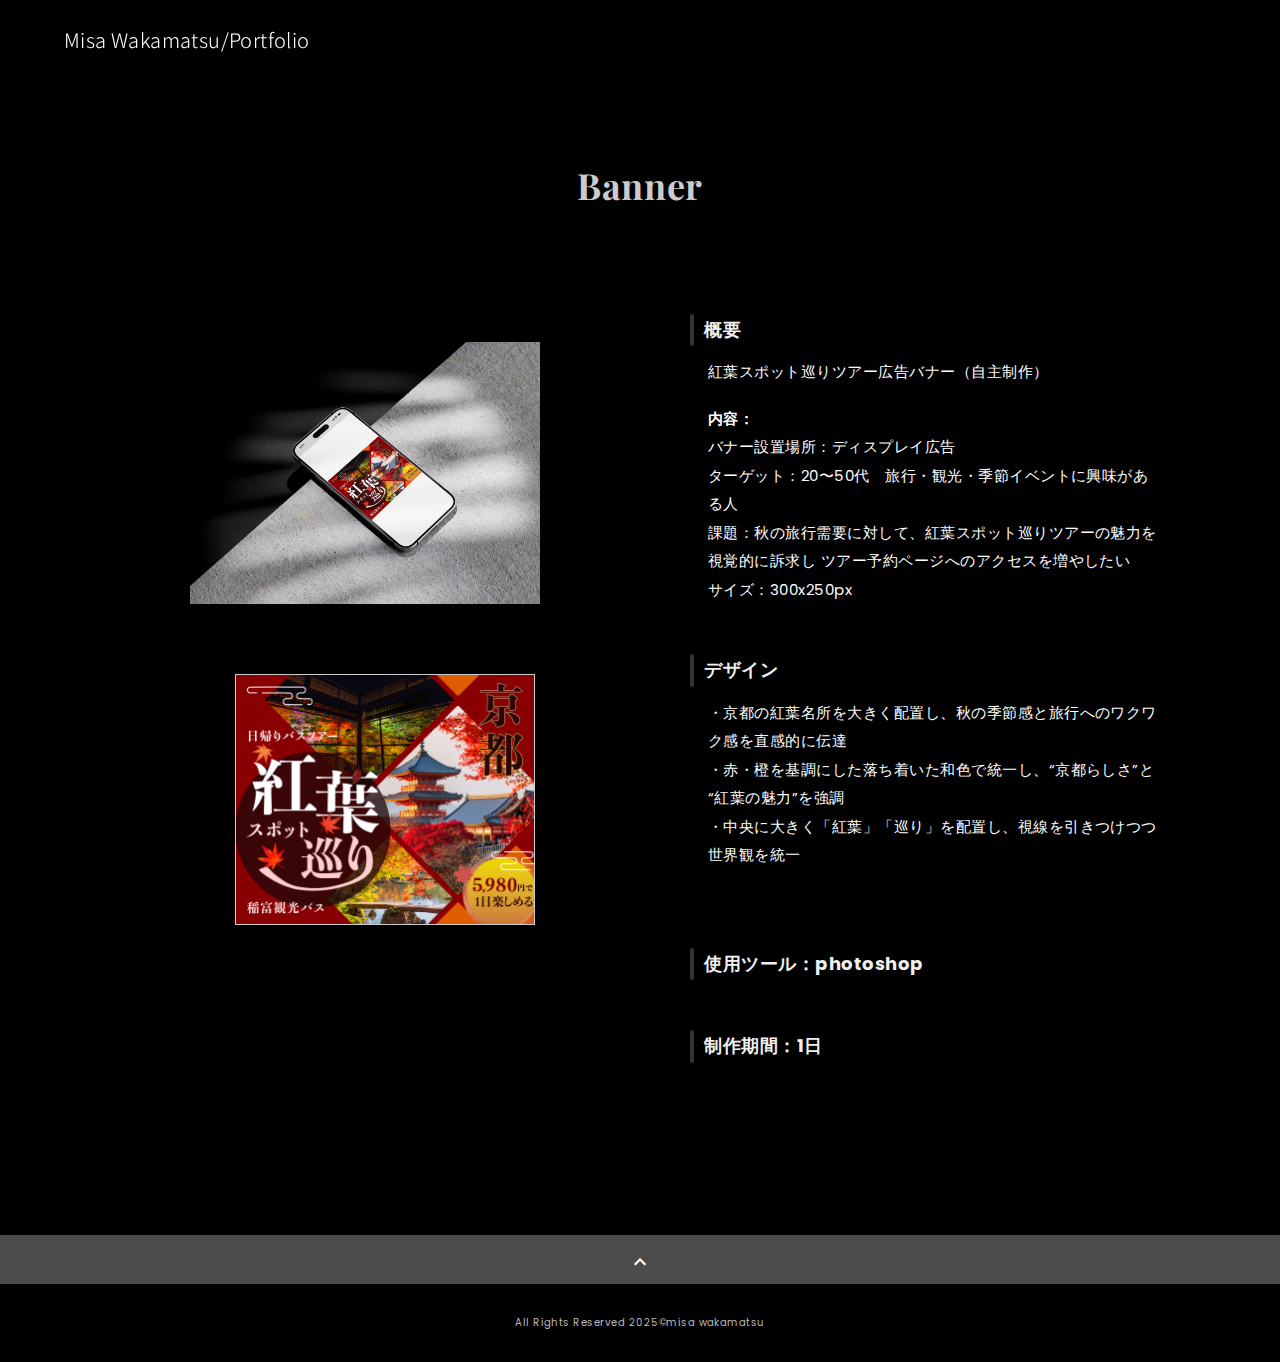
<file: works-9.html>
<!DOCTYPE html>
<html>
  <head>
    <meta charset="utf-8" />
    <meta
      name="viewport"
      content="width=device-width, initial-scale=1.0, maximum-scale=1.0, minimum-scale=1.0"
    />
    <title>Works | misa wakamatsu</title>
    <!-- Google Fonts -->
    <link rel="preconnect" href="https://fonts.googleapis.com" />
    <link rel="preconnect" href="https://fonts.gstatic.com" crossorigin />
    <link
      href="https://fonts.googleapis.com/css2?family=EB+Garamond:wght@400;700&family=Noto+Sans+JP:wght@400;700&family=Playfair+Display:wght@400;700&family=Poppins:wght@400;700&display=swap"
      rel="stylesheet"
    />
    <link
      href="https://fonts.googleapis.com/css?family=Material+Icons+Outlined"
      rel="stylesheet"
    />
    <!-- CSS -->
    <link href="css/ress.css" media="all" rel="stylesheet" type="text/css" />
    <link href="css/style.css" media="all" rel="stylesheet" type="text/css" />
  </head>

  <body>
    <div class="wrapper">
      <!-- header -->
      <header class="header">
        <div class="container">
          <h1 class="header-title">
            <a href="index.html#top">Misa Wakamatsu/Portfolio</a>
          </h1>
          <button class="hamburger" id="hamburger">
            <span class="material-icons-outlined">menu</span>
          </button>
        </div>
        <nav class="sp-nav" id="sp-nav">
          <ul>
            <li><a href="index.html#works">WORKS</a></li>
            <li><a href="index.html#skill">SKILL</a></li>
            <li><a href="index.html#about">ABOUT</a></li>
          </ul>
        </nav>
      </header>

      <!-- /header -->

      <main class="content">
        <article class="article">
          <div class="article-container">
            <h2 class="article-title">Banner</h2>

            <div class="article-body">
              <div class="article-img">
                <img src="img/works-detail/works-09.jpg" alt="モックアップ" />
                <img
                  src="img/works-detail/works-009.png"
                  alt="紅葉スポット巡りツアーのバナー画像"
                  class="works-012"
                />
              </div>
              <div class="article-text">
                <h3>概要</h3>
                <p class="indent">
                  紅葉スポット巡りツアー広告バナー（自主制作）
                </p>
                <p class="indent">
                  <strong>内容：</strong><br />
                  バナー設置場所：ディスプレイ広告<br />
                  ターゲット：20〜50代　旅行・観光・季節イベントに興味がある人<br />
                  課題：秋の旅行需要に対して、紅葉スポット巡りツアーの魅力を視覚的に訴求し
                  ツアー予約ページへのアクセスを増やしたい <br />
                  サイズ：300x250px<br />
                </p>

                <h3>デザイン</h3>
                <p class="indent">
                  ・京都の紅葉名所を大きく配置し、秋の季節感と旅行へのワクワク感を直感的に伝達<br />
                  ・赤・橙を基調にした落ち着いた和色で統一し、“京都らしさ”と“紅葉の魅力”を強調<br />
                  ・中央に大きく「紅葉」「巡り」を配置し、視線を引きつけつつ世界観を統一<br /><br />
                </p>
                <h3>使用ツール：photoshop</h3>
                <h3>制作期間：1日</h3>
              </div>
            </div>
          </div>
        </article>

        <div class="page-top" id="js-page-top">
          <span class="material-icons-outlined">expand_less</span>
        </div>
      </main>

      <!-- footer -->
      <footer class="footer">
        <div class="copyright">
          All Rights Reserved 2025&copy;misa wakamatsu
        </div>
      </footer>
      <!-- /footer -->
    </div>
    <script src="https://ajax.googleapis.com/ajax/libs/jquery/3.6.0/jquery.min.js"></script>
    <script type="text/javascript" src="js/script.js"></script>
  </body>
</html>
</file>
<file: css/ress.css>
/*!
 * ress.css • v3.0.1
 * MIT License
 * github.com/filipelinhares/ress
 */

/* # =================================================================
   # Global selectors
   # ================================================================= */

html {
  box-sizing: border-box;
  word-break: normal;
  -moz-tab-size: 4;
  tab-size: 4;

  -webkit-text-size-adjust: 100%; /* Prevent adjustments of font size after orientation changes in iOS */
}

*,
::before,
::after {
  box-sizing: inherit;
  background-repeat: no-repeat; /* Set `background-repeat: no-repeat` to all elements and pseudo elements */
}

::before,
::after {
  vertical-align: inherit;
  text-decoration: inherit; /* Inherit text-decoration and vertical align to ::before and ::after pseudo elements */
}

* {
  margin: 0;
  padding: 0; /* Reset `padding` and `margin` of all elements */
}

/* # =================================================================
   # General elements
   # ================================================================= */

hr {
  overflow: visible; /* Show the overflow in Edge and IE */
  height: 0; /* Add the correct box sizing in Firefox */
}

details,
main {
  display: block; /* Render the `main` element consistently in IE. */
}

summary {
  display: list-item; /* Add the correct display in all browsers */
}

small {
  font-size: 80%; /* Set font-size to 80% in `small` elements */
}

[hidden] {
  display: none; /* Add the correct display in IE */
}

abbr[title] {
  /* Add the correct text decoration in Chrome, Edge, IE, Opera, and Safari */
  text-decoration: underline;
  text-decoration: underline dotted;
  border-bottom: none; /* Remove the bottom border in Chrome 57 */
}

a {
  background-color: transparent; /* Remove the gray background on active links in IE 10 */
}

a:active,
a:hover {
  outline-width: 0; /* Remove the outline when hovering in all browsers */
}

code,
kbd,
pre,
samp {
  font-family: monospace, monospace; /* Specify the font family of code elements */
}

pre {
  font-size: 1em; /* Correct the odd `em` font sizing in all browsers */
}

b,
strong {
  font-weight: bolder; /* Add the correct font weight in Chrome, Edge, and Safari */
}

/* https://gist.github.com/unruthless/413930 */
sub,
sup {
  position: relative;
  font-size: 75%;
  line-height: 0;
  vertical-align: baseline;
}

sub {
  bottom: -0.25em;
}

sup {
  top: -0.5em;
}

/* # =================================================================
   # Forms
   # ================================================================= */

input {
  border-radius: 0;
}

/* Replace pointer cursor in disabled elements */
[disabled] {
  cursor: default;
}

[type="number"]::-webkit-container-spin-button,
[type="number"]::-webkit-outer-spin-button {
  height: auto; /* Correct the cursor style of increment and decrement buttons in Chrome */
}

[type="search"] {
  outline-offset: -2px; /* Correct the outline style in Safari */

  -webkit-appearance: textfield; /* Correct the odd appearance in Chrome and Safari */
}

[type="search"]::-webkit-search-decoration {
  -webkit-appearance: none; /* Remove the container padding in Chrome and Safari on macOS */
}

textarea {
  overflow: auto; /* Internet Explorer 11+ */
  resize: vertical; /* Specify textarea resizability */
}

button,
input,
optgroup,
select,
textarea {
  font: inherit; /* Specify font inheritance of form elements */
}

optgroup {
  font-weight: bold; /* Restore the font weight unset by the previous rule */
}

button {
  overflow: visible; /* Address `overflow` set to `hidden` in IE 8/9/10/11 */
}

button,
select {
  text-transform: none; /* Firefox 40+, Internet Explorer 11- */
}

/* Apply cursor pointer to button elements */
button,
[type="button"],
[type="reset"],
[type="submit"],
[role="button"] {
  cursor: pointer;
  color: inherit;
}

/* Remove container padding and border in Firefox 4+ */
button::-moz-focus-container,
[type="button"]::-moz-focus-container,
[type="reset"]::-moz-focus-container,
[type="submit"]::-moz-focus-container {
  padding: 0;
  border-style: none;
}

/* Replace focus style removed in the border reset above */
button:-moz-focusring,
[type="button"]::-moz-focus-container,
[type="reset"]::-moz-focus-container,
[type="submit"]::-moz-focus-container {
  outline: 1px dotted ButtonText;
}

button,
html [type="button"],
/* Prevent a WebKit bug where (2) destroys native `audio` and `video`controls in Android 4 */
[type="reset"],
[type="submit"] {
  -webkit-appearance: button; /* Correct the inability to style clickable types in iOS */
}

/* Remove the default button styling in all browsers */
button,
input,
select,
textarea {
  border-style: none;
  background-color: transparent;
}

/* Style select like a standard input */
select {
  -webkit-appearance: none; /* Chrome 41+ */
  -moz-appearance: none; /* Firefox 36+ */
}

select::-ms-expand {
  display: none; /* Internet Explorer 11+ */
}

select::-ms-value {
  color: currentColor; /* Internet Explorer 11+ */
}

legend {
  display: table; /* Correct the text wrapping in Edge and IE */
  max-width: 100%; /* Correct the text wrapping in Edge and IE */
  max-width: 100%; /* Correct the text wrapping in Edge 18- and IE */
  white-space: normal; /* Correct the text wrapping in Edge and IE */
  color: inherit; /* Correct the color inheritance from `fieldset` elements in IE */
  border: 0; /* Correct `color` not being inherited in IE 8/9/10/11 */
}

::-webkit-file-upload-button {
  font: inherit; /* Change font properties to `inherit` in Chrome and Safari */
  color: inherit;
  /* Correct the inability to style clickable types in iOS and Safari */

  -webkit-appearance: button;
}

/* # =================================================================
   # Specify media element style
   # ================================================================= */

img {
  border-style: none; /* Remove border when inside `a` element in IE 8/9/10 */
}

/* Add the correct vertical alignment in Chrome, Firefox, and Opera */
progress {
  vertical-align: baseline;
}

/* # =================================================================
   # Accessibility
   # ================================================================= */

/* Hide content from screens but not screenreaders */
@media screen {
  [hidden~="screen"] {
    display: inherit;
  }
  [hidden~="screen"]:not(:active):not(:focus):not(:target) {
    position: absolute !important;
    clip: rect(0 0 0 0) !important;
  }
}

/* Specify the progress cursor of updating elements */
[aria-busy="true"] {
  cursor: progress;
}

/* Specify the pointer cursor of trigger elements */
[aria-controls] {
  cursor: pointer;
}

/* Specify the unstyled cursor of disabled, not-editable, or otherwise inoperable elements */
[aria-disabled] {
  cursor: default;
}
</file>
<file: css/style.css>
/* ローディング全体 */
#loading-screen {
  position: fixed;
  inset: 0;
  background-color: #000;
  z-index: 9999;
  display: flex;
  align-items: center;
  justify-content: center;
  flex-direction: column;
}

/* ローディングテキスト */
.loading-text {
  color: #fff;
  font-family: "EB Garamond", serif;
  font-size: 1.4rem;
  margin-top: 20px;
  letter-spacing: 0.1em;
}

body {
  font-family: "Poppins", "Noto Sans JP", sans-serif;
  font-size: 16px;
  line-height: 1.8;
  letter-spacing: 0.03em;
  color: #333;
  background-color: #000000;
}

a {
  transition: opacity 0.3s;
  text-decoration: none;
  color: #c0c2c3;
}

img {
  max-width: 100%;
  height: auto;
  vertical-align: bottom;
  border-style: none;
}

.pc-only {
  display: block;
}

.sp-only {
  display: none;
}

/*--------------------------------
 レイアウト
---------------------------------*/
.wrapper {
  padding-top: 73px;
}

.section {
  padding: 100px 0;
}

.section:nth-of-type(odd) {
  background-color: #ebeaea;
}

.container {
  max-width: 1340px;
  margin: auto;
  padding: 0 50px;
}

/*--------------------------------
 　各見出し
---------------------------------*/
.title {
  font-size: 50px;
  font-family: "EB Garamond", serif;
  font-style: normal;
  font-weight: bold;
  line-height: 1;
  text-align: center;
  letter-spacing: 0.02em;
  color: #ffffff;
}
.title1 {
  font-size: 50px;
  font-family: "EB Garamond", serif;
  font-style: normal;
  font-weight: bold;
  line-height: 1;
  text-align: center;
  letter-spacing: 0.02em;
  color: #000000;
}

.title,
.title1 {
  margin-bottom: 45px;
}

.lead {
  font-size: 16px;
  line-height: 1.8;
  margin-bottom: 30px;
}

/*--------------------------------
　ヘッダー
---------------------------------*/
.header {
  position: fixed;
  top: 0;
  z-index: 1000;
  width: 100%;
  background: transparent;
  transition: color 0.3s;
}

.header-title {
  color: #fff;
  font-family: "Inter", "Noto Sans JP", sans-serif;
  font-weight: 300;
  font-size: 20px;
  line-height: 1;
  padding-top: 30px; /* ↓ 少し下げる */
  margin-left: 14px;
  letter-spacing: 0.02em;
  transition: color 0.3s;
}
/* aタグにも色を継承させる */
.header-title a {
  color: inherit; /* 親(h1)の色を引き継ぐ */
  transition: color 0.3s;
}

/* 初期は白文字 */
.header-title {
  color: #fff;
}

/* Works / About に到達したら黒文字 */
.header.dark .header-title {
  color: #000;
}

/*--------------------------------
 　ヘッダーハンバーガーメニュー
---------------------------------*/

/* ハンバーガーボタン */
.hamburger {
  background: none;
  border: none;
  color: #fff;
  cursor: pointer;
  font-size: 26px;
  display: none; /* デフォルト非表示（PC） */
}

/* スマホメニュー */
.sp-nav {
  display: none;
  position: absolute;
  top: 100%;
  right: 0;
  background-color: #111;
  padding: 10px 20px;
  border-radius: 4px;
}

.sp-nav ul {
  list-style: none;
  padding: 0;
  margin: 0;
}

.sp-nav ul li {
  margin: 10px 0;
}

.sp-nav ul li a {
  color: #fff;
  font-size: 1rem;
  text-decoration: none;
}

/* メニュー表示クラス */
.sp-nav.show {
  display: block;
}

/*--------------------------------
 　メインビジュアル
---------------------------------*/
.mv {
  position: relative;
  min-height: 100vh;
  margin-top: -73px;
  overflow: hidden;
}

.mv-img {
  position: absolute;
  inset: 0; /* 全面に広げる */
  z-index: 0;
}

.mv-img img {
  width: 100%;
  height: 100%;
  object-fit: contain; /* 背景のように全面フィット */
  display: block;
}

.mv-text {
  position: absolute;
  bottom: 5%;
  right: 8%;
  font-family: "Inter", sans-serif;
  font-style: normal;
  font-weight: 200;
  color: #ffffff;
  font-size: 1.5rem;
  letter-spacing: 0.05em;
  z-index: 2;
  opacity: 0;
  transform: translateY(20px);
}

body.loaded .mv-text {
  animation: floatFadeUp 3s ease-out forwards;
  animation-delay: 0.8s;
}

@keyframes floatFadeUp {
  0% {
    opacity: 0;
    transform: translateY(20px);
  }
  100% {
    opacity: 1;
    transform: translateY(0);
  }
}

/*--------------------------------
 　メインリスト 
---------------------------------*/
.main-list {
  position: absolute;
  top: 50%;
  left: 50%;
  transform: translate(-50%, -50%);
  display: flex;
  flex-direction: column;
  align-items: center;
  gap: 15px;
  z-index: 2;
}

.main-list a {
  position: relative;
  font-family: "EB Garamond", serif;
  font-size: 40px;
  letter-spacing: 0.05em;
  color: #e6e6e6ee;
  text-decoration: none;

  /* 初回のフェードアップ用 */
  opacity: 0;
  transform: translateY(20px);
  animation: fadeUp 1.8s ease forwards;
  animation-delay: 2s;
}

/* 表示アニメーション */
@keyframes fadeUp {
  0% {
    opacity: 0;
    transform: translateY(20px);
  }
  100% {
    opacity: 1;
    transform: translateY(0);
  }
}

/*--------------------------------
 　Works
---------------------------------*/

.works-list {
  display: grid;
  grid-template-columns: repeat(auto-fit, minmax(320px, 1fr));
  gap: 20px;
}

.works-item {
  box-shadow: 0 4px 16px #5c5c5c1a;
  transition: transform 0.2s ease, opacity 0.2s;
  overflow: hidden;
  background: #252525;
}
.works-item:hover {
  opacity: 0.9;
  transform: translateY(-2px);
}

.works-img {
  aspect-ratio: 4 / 3; /* 400x300と同じ比率 */
  background: #fff;
  display: flex;
  align-items: center;
  justify-content: center;
  overflow: hidden;
}

.works-img img {
  max-width: 100%;
  max-height: 100%;
  object-fit: contain;
  display: block;
}

.works-name {
  background-color: #252525;
  color: #ffffff;
  padding: 8px;
  text-align: center;
  font-size: 12px;
  font-weight: bold;
  margin-top: 8px;
  line-height: 1.5;
}

.works-info {
  background-color: #252525;
  color: #cccccc;
  padding: 5px;
  text-align: center;
  font-size: 10px;
}

/*--------------------------------
 　works　詳細ページ
---------------------------------*/

.article {
  padding: 80px 0;
}

.article-container {
  max-width: 1040px;
  margin: 0 auto;
  padding: 0 20px;
}

.works-logo a {
  font-family: "EB Garamond", serif;
  color: #b3b4b5;
  font-size: 32px;
  font-weight: bold;
  text-transform: uppercase;
}

.article-title {
  font-family: "Playfair Display", serif;
  color: #cccccc;
  font-size: 36px;
  text-align: center;
  margin-bottom: 64px;
  letter-spacing: 0.02em;
}

.indent {
  padding-left: 1.2em;
  line-height: 1.8;
}

.article-body {
  display: flex;
  flex-wrap: wrap;
  gap: 80px;
  align-items: flex-start;
  width: 100%;
  margin: 40px 20px 80px 20px;
}

/* 左側：画像 */
.article-img {
  flex: 1;
  max-width: 45%;
}

.article-img img:first-child {
  width: 100%;
  max-width: 350px;
  display: block;
  margin: 60px 0 0 30px;
}

.works-012 {
  width: 100%;
  max-width: 300px;
  display: block;
  margin: 70px auto 0 auto;
  border: 1px solid #ccc;
}

.works-005 {
  width: 100%;
  max-width: 300px;
  display: block;
  margin: 70px auto 0 auto;
  border: 1px solid #ccc;
}

/* 右側：テキスト　*/

.article-text {
  flex: 1;
  max-width: 50%;
  font-family: "Poppins", "Yu Gothic UI", sans-serif;
  color: #ffffff;
}

.article-body h3 {
  position: relative;
  font-size: 18px;
  color: #f0f0f0;
  padding-left: 0.8em;
  margin: 32px 0 12px;
}

.article-body p {
  color: #ffffff;
}

.article-body h3:not(:first-child) {
  margin-top: 50px;
}

.article-body h3::before {
  position: absolute;
  top: 0;
  left: 0;
  width: 4px;
  height: 100%;
  content: "";
  border-radius: 3px;
  background-color: #333;
}

.article-text p {
  font-size: 15px;
  line-height: 1.9;
  margin-bottom: 18px;
  color: #ffffff;
}
/* video*/
.work-video {
  width: 100%;
  max-width: 800px;
  border-radius: 8px;
  margin: 0 auto 16px;
  display: block;
}

/*--------------------------------
 　Skill
---------------------------------*/
.skill-container {
  display: flex;
  align-items: center;
  justify-content: space-between;
  max-width: 1200px;
  margin: 0 auto;
}

.skill-image {
  position: relative;
  width: 40%;
}

.skill-image img {
  width: 90%;
}

.skill-texts {
  width: 60%;
  display: flex;
  flex-direction: column;
  gap: 120px;
}

.skill-block {
  width: 70%;
  margin: 0 auto;
  opacity: 0;
  transform: translateY(50px);
}

.skill-block.animate {
  animation: fadeUpSkill 2.5s forwards;
}

.skill-texts .skill-block:nth-child(1).animate {
  animation-delay: 0.5s;
}
.skill-texts .skill-block:nth-child(2).animate {
  animation-delay: 0.8s;
}

@keyframes fadeUpSkill {
  0% {
    opacity: 0;
    transform: translateY(40px);
  }
  100% {
    opacity: 1;
    transform: translateY(0);
  }
}

.skill-block img {
  width: 55%;
  margin-bottom: 15px;
}

.skill-desc {
  max-width: 600px;
  margin: 0 auto;
  color: #fff;
  font-size: 14px;
  line-height: 1.8;
  letter-spacing: 0.03em;
  font-family: "Poppins", "Noto Sans JP", sans-serif;
}

/*--------------------------------
 　About
---------------------------------*/

.profile-body {
  flex: 1;
}

.about-viewmore {
  text-align: right;
}

.about-viewmore img {
  display: inline-block;
  width: 150px;
  transition: transform 0.4s ease;
}

.about-viewmore img:hover {
  transform: scale(1.1);
}

/*--------------------------------
  Aboutページ詳細
---------------------------------*/

.profile {
  display: flex;
  flex-wrap: wrap;
  align-items: flex-start;
  max-width: 720px;
  margin: 0 auto;
  gap: 30px;
}

.profile-img {
  width: 25%;
}

.profile-img img {
  border-radius: 50%;
}

.profile-body p {
  font-size: 15px;
  line-height: 1.8;
}

.profile-body p:not(:last-child) {
  margin-bottom: 20px;
}

/* my journey  */
.career.section {
  background-color: #ebeaea !important;
  color: #000;
  padding: 80px 20px;
}

.career .title {
  margin-bottom: 60px;
  color: #000000;
}

.career-timeline {
  position: relative;
  max-width: 700px;
  margin: 0 auto;
  list-style: none;
  padding-left: 0;
}

.career-timeline::before {
  content: "";
  position: absolute;
  left: 30px;
  top: 0;
  bottom: 0;
  width: 2px;
  background-color: #333;
}

.career-timeline li {
  position: relative;
  padding-left: 60px;
  margin-bottom: 40px;
}

.career-timeline li::before {
  content: "";
  position: absolute;
  top: 5px;
  left: 25px;
  width: 12px;
  height: 12px;
  background-color: #333;
  border-radius: 50%;
}

.career-timeline li .date {
  font-weight: bold;
  font-size: 14px;
  color: #666;
  margin-bottom: 4px;
  display: inline-block;
}

.career-timeline li p {
  font-size: 14px;
  color: #444;
  line-height: 1.6;
  margin: 0;
}

/* Strength */
.strength.section {
  background-color: #ebeaea;
  color: #000;
  margin-top: auto;
}

.strength .title {
  margin-bottom: 60px;
  color: #000000;
}

.strength-item {
  display: flex;
  align-items: center;
  gap: 60px;
  margin-bottom: 50px;
  max-width: 800px;
  margin-left: auto;
  margin-right: auto;
}

.strength-item .circle {
  flex-shrink: 0;
  width: 150px;
  height: 150px;
  border: 2px solid #adaaaa;
  border-radius: 50%;
  display: flex;
  align-items: center;
  justify-content: center;
  font-family: "EB Garamond", serif;
  font-size: 25px;
  transition: transform 0.3s;
}

.strength-item .circle:hover {
  transform: scale(1.1);
}

.strength-text h3 {
  font-size: 18px;
  font-weight: 600;
  margin-bottom: 10px;
  position: relative;
  padding-left: 10px;
  line-height: 1.4;
}

.strength-text h3::before {
  content: "";
  position: absolute;
  left: 0;
  top: 5px;
  width: 4px;
  height: 20px;
  background-color: #333;
  border-radius: 2px;
}

.strength-text h3 .eng {
  font-size: 14px;
  font-weight: 400;
  color: #797979;
  margin-left: 4px;
}

.strength-text p {
  font-size: 14px;
  line-height: 1.8;
}

/* home-link */
.home-link {
  text-align: center;
  margin-top: 40px;
}

.home-link a {
  color: #78bdfa;
  font-size: 16px;
  text-decoration: none;
  border-bottom: 1px solid #78bdfa;
  padding-bottom: 2px;
  transition: opacity 0.3s;
}

.home-link a:hover {
  opacity: 0.7;
}

/*--------------------------------
 　Contact
---------------------------------*/
.contact {
  background-color: #000;
  color: #fff;
  padding: 40px 20px;
  text-align: center;
}

.contact h2 {
  font-size: 22px;
  margin-bottom: 10px;

  letter-spacing: 0.05em;
}

.contact p {
  font-size: 13px;
  color: #ccc;
  line-height: 1.6;
}

.contact p a {
  color: #ccc;
  text-decoration: none;
  transition: color 0.3s;
}

.contact p a:hover {
  color: #fff;
  text-decoration: underline;
}
/*--------------------------------
 　ページトップ
---------------------------------*/
.page-top {
  font-weight: bold;
  padding: 10px;
  cursor: pointer;
  text-align: center;
  background-color: #4c4c4c;
}

.page-top .material-icons-outlined {
  vertical-align: bottom;
  color: #fff;
}

/*--------------------------------
 　フッター
---------------------------------*/
.footer {
  padding: 30px;
  background-color: #000000;
}

.copyright {
  font-size: 10px;
  text-align: center;
  color: #bbbaba;
}

/*
----------------------------------------------------*/
/*media Queries 767
----------------------------------------------------*/
@media screen and (max-width: 767px) {
  body {
    font-size: 14px;
  }

  .pc-only {
    display: none;
  }

  .sp-only {
    display: block;
  }

  /* 見出し */
  .title,
  .title1 {
    font-size: 30px;
    margin-bottom: 20px;
  }

  .lead {
    font-size: 14px;
    line-height: 1.7;
    margin-bottom: 20px;
  }

  /* レイアウト */
  .wrapper {
    padding-top: 57px;
  }

  .section {
    padding: 40px 0;
  }

  .container {
    padding: 0 20px;
  }

  /* ヘッダー */
  .header {
    position: fixed;
    top: 0;
    left: 0;
    right: 0;
    height: 56px; /* ヘッダーの高さを統一 */
    backdrop-filter: blur(4px);
    z-index: 1000;
  }

  .header .container {
    max-width: none;
    padding: 0 16px; /* 左右の余白だけ */
    height: 56px;
    display: flex;
    align-items: center;
  }

  .header-title {
    font-size: 16px; /* ←ここで小さくする */
    line-height: 1;
    font-weight: 400;
    letter-spacing: 0.02em;
    margin: 0;
    padding: 0;
    white-space: nowrap;
    overflow: hidden;
    text-overflow: ellipsis;
    color: #fff;
  }

  .hamburger {
    position: fixed;
    top: 8px;
    right: 10px;
    width: 40px;
    height: 40px;
    display: grid;
    place-items: center;
    color: #fff;
    z-index: 1001;
  }

  /* ドロップダウン（開くメニュー） */
  .sp-nav {
    position: fixed;
    top: 52px;
    right: 10px;
    display: none;
    background: #111;
    padding: 10px 16px;
    border-radius: 6px;
    z-index: 1099;
  }
  .sp-nav.show {
    display: block;
  }

  .mv {
    position: relative;
    min-height: auto;
    padding: 72px 20px 40px;
    text-align: center;
  }

  .mv-img {
    position: relative;
    width: 100%;
    height: auto;
  }

  .mv-img img {
    width: 100%;
    height: auto;
    object-fit: cover;
  }
  .mv-text {
    position: static;
    transform: none;
    margin: 8px auto 8px;
    line-height: 1.4;
    font-size: 13px;
    letter-spacing: 0.04em;
    text-wrap: balance;
    word-break: keep-all;
    text-align: center;
  }
  .main-list {
    gap: 8px; /* 項目間の余白を小さく */
  }

  .main-list a {
    font-size: 20px; /* ← モバイル用に小さめ */
    line-height: 1.4;
    letter-spacing: 0.03em;
  }

  /* Works：2列→極小は1列 */
  .works-list {
    display: grid;
    grid-template-columns: repeat(2, minmax(0, 1fr));
    gap: 12px;
    justify-items: stretch;
  }
  @media screen and (max-width: 360px) {
    .works-list {
      grid-template-columns: 1fr;
    }
  }

  .works-item {
    width: auto;
    margin: 0;
  }

  .works-img {
    width: 100%;
    height: auto;
    aspect-ratio: 4 / 3;
    background: #fff;
    display: grid;
    place-items: center;
    overflow: hidden;
  }
  .works-img img {
    width: 100%;
    height: 100%;
    object-fit: contain;
    display: block;
  }

  .works-name {
    background: #252525;
    color: #fff;
    padding: 6px 8px;
    text-align: center;
    font-size: 11px; /* 小さく */
    font-weight: 500; /* 太すぎ回避 */
    line-height: 1.5;
    letter-spacing: 0.02em;
    margin-top: 6px;
  }
  .works-info {
    background: #252525;
    color: #cfcfcf;
    padding: 4px 8px;
    text-align: center;
    font-size: 10px; /* 細め */
    font-weight: 400;
    letter-spacing: 0.01em;
  }

  /* Skills */
  .skill {
    background: url("../img/skills/kurage_1.png") center/cover no-repeat;
    color: #fff;
    text-align: center;
    padding: 60px 20px;
    position: relative;
  }

  .skill-image {
    display: none;
  }

  .skill-texts {
    width: 100%;
    gap: 24px;
  }
  .skill-block {
    width: 100%;
    margin: 0 auto 18px;
    background: rgba(0, 0, 0, 0.55);
    padding: 14px;
    border-radius: 8px;
  }

  .skill-desc {
    font-size: 14px;
    line-height: 1.6;
  }

  .skill-container {
    display: block;
  }

  .profile {
    display: block;
    text-align: center;
  }
  .profile-img {
    width: 150px;
    margin: 0 auto 16px;
  }
  .profile-body p {
    margin-bottom: 18px;
  }

  .article-body {
    gap: 24px;
    margin: 20px 0 40px;
  }
  .article-img,
  .article-text {
    max-width: 100%;
    flex: 1 1 100%;
  }
  .article-img img:first-child {
    max-width: 100%;
    margin: 0 auto;
  }

  /* Strength */
  .strength.section {
    padding: 56px 16px;
  }

  .strength .title {
    margin-bottom: 28px;
  }

  .strength-item {
    display: block;
    max-width: 680px;
    margin: 0 auto 32px;
    text-align: left;
  }

  .strength-item + .strength-item {
    margin-top: 32px;
    padding-top: 24px;
    border-top: 1px solid #e4e4e4;
  }

  .strength-item .circle {
    width: 88px;
    height: 88px;
    border: 1.6px solid #a9a9a9;
    border-radius: 50%;
    display: grid;
    place-items: center;
    font-family: "EB Garamond", serif;
    font-size: 28px;
    font-weight: 700;
    color: #333;
    margin: 0 auto 12px;
  }

  .strength-text {
    max-width: 36em;
    margin: 0 auto;
  }

  .strength-text h3 {
    font-size: 16px;
    font-weight: 700;
    margin: 6px 0 10px;
    padding-left: 0;
    line-height: 1.4;
  }

  .strength-text h3::before {
    display: none;
  }

  .strength-text h3 .eng {
    font-size: 12px;
    font-weight: 400;
    color: #797979;
    margin-left: 6px;
  }

  .strength-text p {
    font-size: 14px;
    line-height: 1.9;
    color: #333;
  }
}
</file>
